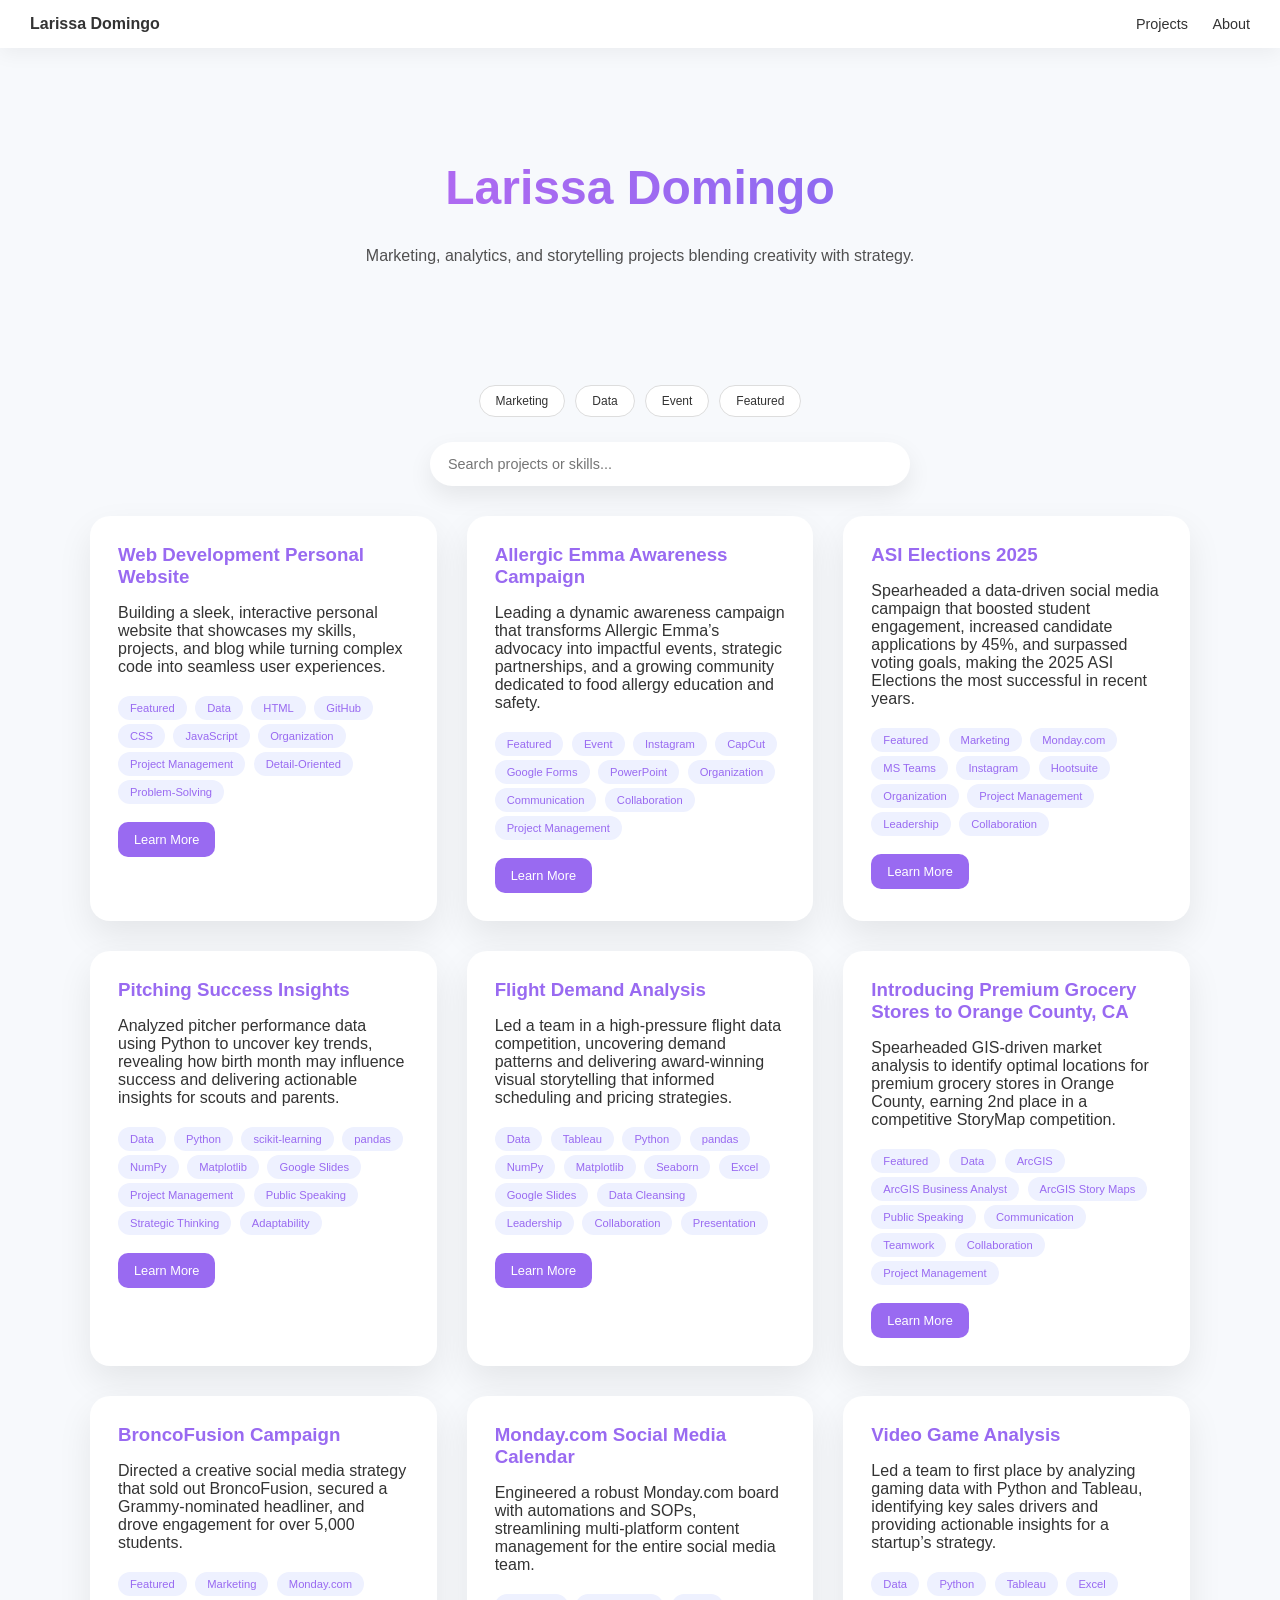
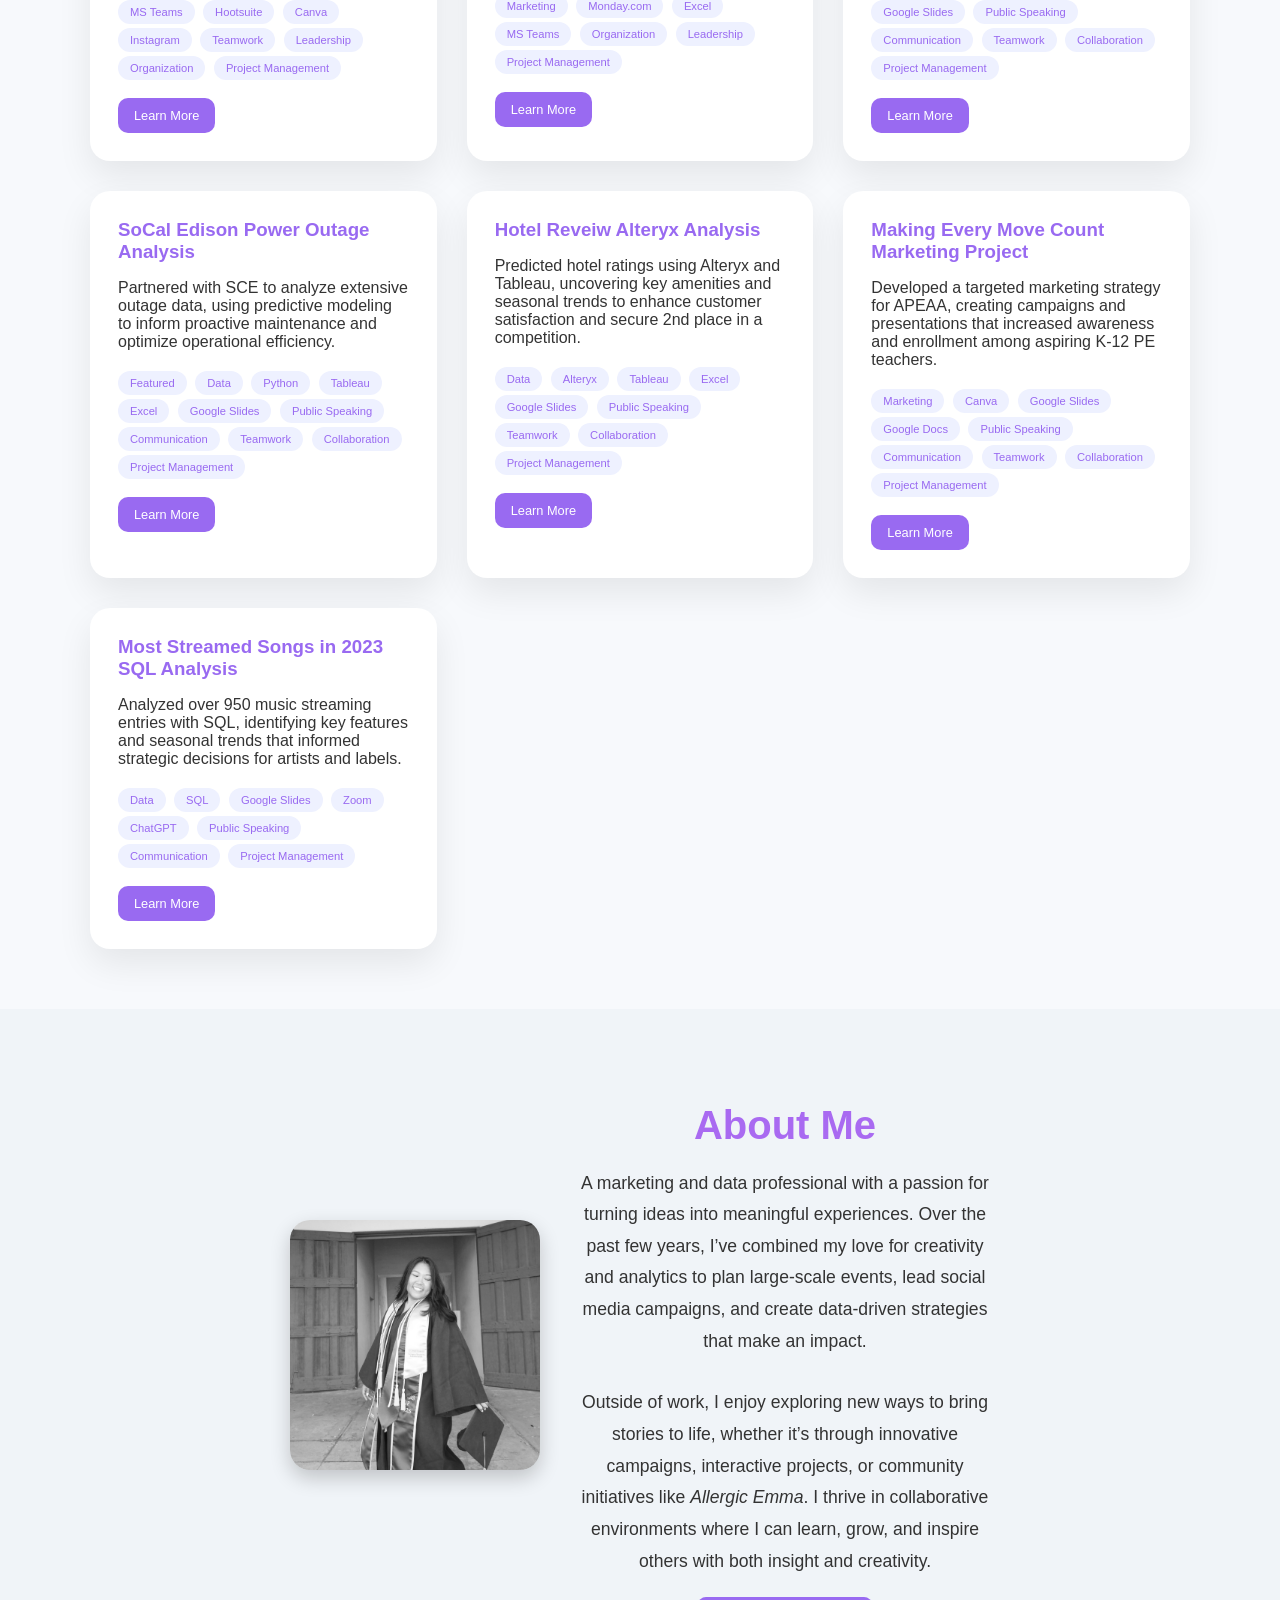
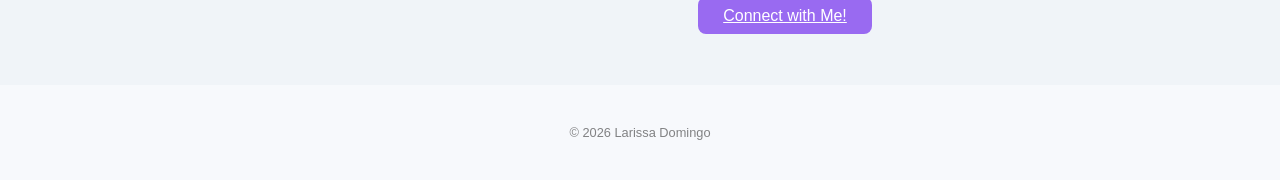
<file: index.html>
<!DOCTYPE html>
<html lang="en">
<head>
<meta charset="UTF-8">
<title>Larissa Domingo | Portfolio</title>
<meta name="viewport" content="width=device-width, initial-scale=1.0">

<style>
:root {
    --primary: #996af1;
    --bg: #f7f9fc;
}

html {
    scroll-behavior: smooth;
}

body {
    margin: 0;
    font-family: 'Poppins', sans-serif;
    background: var(--bg);
    color: #333;
}

/* NAVIGATION */
nav {
    position: sticky;
    top: 0;
    background: white;
    padding: 15px 30px;
    display: flex;
    justify-content: space-between;
    align-items: center;
    box-shadow: 0 6px 20px rgba(0,0,0,0.05);
    z-index: 100;
}

nav a {
    margin-left: 20px;
    text-decoration: none;
    font-size: 0.9rem;
    color: #333;
}

nav a:hover {
    color: var(--primary);
}

/* HEADER */
header {
    padding: 80px 20px 60px;
    text-align: center;
}

header h1 {
    font-size: clamp(2.2rem, 5vw, 3rem);
    background: linear-gradient(90deg, #d16af1, #6c6af1);
    -webkit-background-clip: text;
    -webkit-text-fill-color: transparent;
}

header p {
    max-width: 600px;
    margin: 15px auto 0;
    opacity: 0.85;
}

/* SECTION */
section {
    padding: 60px 20px;
}

.container {
    max-width: 1100px;
    margin: auto;
}

/* SEARCH */
.search-bar {
    text-align: center;
    margin-bottom: 30px;
}

.search-bar input {
    width: 100%;
    max-width: 420px;
    padding: 14px 18px;
    border-radius: 30px;
    border: none;
    box-shadow: 0 10px 25px rgba(0,0,0,0.08);
    font-size: 0.9rem;
}

.search-wrapper {
    position: relative;
    max-width: 420px;
    margin: auto;
}

#searchInput {
    width: 100%;
    padding: 14px 42px 14px 18px;
    border-radius: 30px;
    border: none;
    box-shadow: 0 10px 25px rgba(0,0,0,0.08);
    font-size: 0.9rem;
}

#clearSearch {
    position: absolute;
    right: 14px;
    top: 50%;
    transform: translateY(-50%);
    background: none;
    border: none;
    font-size: 1.3rem;
    color: #999;
    cursor: pointer;
    display: none;
}

#clearSearch:hover {
    color: var(--primary);
}

/* PROJECT GRID */
.projects {
    display: grid;
    grid-template-columns: repeat(auto-fit, minmax(280px, 1fr));
    gap: 30px;
}

.card {
    background: white;
    padding: 28px;
    border-radius: 20px;
    box-shadow: 0 15px 35px rgba(0,0,0,0.08);
    transition: transform 0.3s ease;
}

.card:hover {
    transform: translateY(-8px);
}

.card h3 {
    margin: 0;
    color: var(--primary);
}

.tags {
    margin-top: 15px;
}

.tag {
    display: inline-block;
    background: #eef1ff;
    color: var(--primary);
    padding: 6px 12px;
    border-radius: 20px;
    font-size: 0.7rem;
    margin: 4px 4px 0 0;
    cursor: pointer;
}

.preset-tags {
    display: flex;
    gap: 10px;
    justify-content: center;
    flex-wrap: wrap;
    margin-bottom: 25px;
}

.preset-tag {
    padding: 8px 16px;
    border-radius: 20px;
    background: white;
    border: 1px solid #ddd;
    font-size: 0.75rem;
    cursor: pointer;
    transition: all 0.25s ease;
}

.preset-tag:hover {
    border-color: var(--primary);
    color: var(--primary);
}

.preset-tag.active {
    background: var(--primary);
    color: white;
    border-color: var(--primary);
}


.btn {
    margin-top: 18px;
    padding: 10px 16px;
    border-radius: 10px;
    border: none;
    font-size: 0.8rem;
    cursor: pointer;
}

.btn-primary {
    background: var(--primary);
    color: white;
}

.btn-outline {
    background: white;
    border: 1px solid var(--primary);
    color: var(--primary);
}

/* MODAL */
.modal {
    position: fixed;
    inset: 0;
    background: rgba(0,0,0,0.6);
    display: none;
    align-items: center;
    justify-content: center;
    padding: 20px;
    z-index: 999;
}

.modal-content {
    background: white;
    width: 100%;
    max-width: 650px;
    border-radius: 20px;
    padding: 25px;
    display: flex;
    flex-direction: column;
    gap: 20px;
}

/* HEADER FIXED SPACING */
.modal-header h3 {
    margin: 0;
}

#modalDate {
    display: block;
    font-size: 0.8rem;
    color: #888;
    margin: 12px 0 0 0;
    line-height: 1.2;
}

/* CAROUSEL */
.carousel {
    position: relative;
    aspect-ratio: 16/9;
    overflow: hidden;
    border-radius: 14px;
}

.carousel img {
    width: 100%;
    height: 100%;
    object-fit: cover;
    display: none;
}

.carousel img.active {
    display: block;
}

.carousel-btn {
    position: absolute;
    top: 50%;
    transform: translateY(-50%);
    background: rgba(0,0,0,0.5);
    color: white;
    border: none;
    padding: 8px 12px;
    border-radius: 50%;
    cursor: pointer;
}

.carousel-btn.left { left: 10px; }
.carousel-btn.right { right: 10px; }

/* ABOUT */
.about {
    max-width: 700px;
    margin: auto;
    text-align: center;
}

footer {
    text-align: center;
    padding: 40px 20px;
    font-size: 0.8rem;
    opacity: 0.6;
}

.hidden {
    display: none;
}


/* Container Layout */
.about-section {
    background: #f0f4f8; /* soft background color */
    padding: 60px 20px;
    font-family: 'Helvetica Neue', sans-serif;
}

.about-content {
    display: flex;
    flex-wrap: wrap;
    align-items: center;
    gap: 40px;
    max-width: 1200px;
    margin: 0 auto;
}

.about-image img {
    border-radius: 20px;
    width: 250px;
    height: 250px;
    object-fit: cover;
    box-shadow: 0 8px 20px rgba(0,0,0,0.2);
    transition: transform 0.3s ease;
}

.about-image img:hover {
    transform: scale(1.05);
}

.about-text {
    flex: 1;
    max-width: 700px;
}

.about-text h2 {
    font-size: 2.5rem;
    margin-bottom: 20px;
    color: #a96af1; /* accent color */
}

.about-text p {
    font-size: 1.1rem;
    line-height: 1.8;
    color: #333;
    margin-bottom: 30px;
}

.about-text .btn {
    padding: 10px 25px;
    font-size: 1rem;
    border-radius: 8px;
    transition: all 0.3s ease;
}

.about-text .btn:hover {
    background-color: #4e00b3;
    transform: translateY(-3px);
}
</style>
</head>

<body>

<nav>
    <strong>Larissa Domingo</strong>
    <div>
        <a href="#projects">Projects</a>
        <a href="#about">About</a>
    </div>
</nav>

<header>
    <h1>Larissa Domingo</h1>
    <p>Marketing, analytics, and storytelling projects blending creativity with strategy.</p>
</header>

<section id="projects">
<div class="container">

    <div class="preset-tags">
        <span class="preset-tag" data-filter="marketing">Marketing</span>
        <span class="preset-tag" data-filter="data">Data</span>
        <span class="preset-tag" data-filter="event">Event</span>
        <span class="preset-tag" data-filter="featured">Featured</span>
    </div>
    
    <div class="search-bar">
        <div class="search-wrapper">
            <input id="searchInput" type="text" placeholder="Search projects or skills...">
            <button id="clearSearch" aria-label="Clear search">×</button>
        </div>
    </div>
    

    <div class="projects">

        <div class="card" data-tags="data featured">
            <h3>Web Development Personal Website</h3>
            <p>Building a sleek, interactive personal website that showcases my skills, projects, and blog while turning complex code into seamless user experiences.</p>
            <div class="tags">
                <span class="tag">Featured</span>
                <span class="tag">Data</span>

                <span class="tag">HTML</span>
                <span class="tag">GitHub</span>
                <span class="tag">CSS</span>
                <span class="tag">JavaScript</span>
                <span class="tag">Organization</span>
                <span class="tag">Project Management</span>
                <span class="tag">Detail-Oriented</span>
                <span class="tag">Problem-Solving</span>
            </div>
            <button class="btn btn-primary" onclick="openModal('portfolio')">Learn More</button>
        </div>

        <div class="card" data-tags="event featured">
            <h3>Allergic Emma Awareness Campaign</h3>
            <p>Leading a dynamic awareness campaign that transforms Allergic Emma’s advocacy into impactful events, strategic partnerships, and a growing community dedicated to food allergy education and safety.</p>
            <div class="tags">
                <span class="tag">Featured</span>
                <span class="tag">Event</span>

                <span class="tag">Instagram</span>
                <span class="tag">CapCut</span>
                <span class="tag">Google Forms</span>
                <span class="tag">PowerPoint</span>
                <span class="tag">Organization</span>
                <span class="tag">Communication</span>
                <span class="tag">Collaboration</span>
                <span class="tag">Project Management</span>
            </div>
            <button class="btn btn-primary" onclick="openModal('emma')">Learn More</button>
        </div>

        <div class="card" data-tags="marketing featured">
            <h3>ASI Elections 2025</h3>
            <p>Spearheaded a data-driven social media campaign that boosted student engagement, increased candidate applications by 45%, and surpassed voting goals, making the 2025 ASI Elections the most successful in recent years.</p>
            <div class="tags">
                <span class="tag">Featured</span>
                <span class="tag">Marketing</span>

                <span class="tag">Monday.com</span>
                <span class="tag">MS Teams</span>
                <span class="tag">Instagram</span>
                <span class="tag">Hootsuite</span>
                <span class="tag">Organization</span>
                <span class="tag">Project Management</span>
                <span class="tag">Leadership</span>
                <span class="tag">Collaboration</span>
            </div>
            <button class="btn btn-primary" onclick="openModal('elections')">Learn More</button>
        </div>

        <div class="card" data-tags="data">
            <h3>Pitching Success Insights</h3>
            <p>Analyzed pitcher performance data using Python to uncover key trends, revealing how birth month may influence success and delivering actionable insights for scouts and parents.</p>
            <div class="tags">
                <span class="tag">Data</span>

                <span class="tag">Python</span>
                <span class="tag">scikit-learning</span>
                <span class="tag">pandas</span>
                <span class="tag">NumPy</span>
                <span class="tag">Matplotlib</span>
                <span class="tag">Google Slides</span>
                <span class="tag">Project Management</span>
                <span class="tag">Public Speaking</span>
                <span class="tag">Strategic Thinking</span>
                <span class="tag">Adaptability</span>
            </div>
            <button class="btn btn-primary" onclick="openModal('pitching')">Learn More</button>
        </div>

        <div class="card" data-tags="data">
            <h3>Flight Demand Analysis</h3>
            <p>Led a team in a high-pressure flight data competition, uncovering demand patterns and delivering award-winning visual storytelling that informed scheduling and pricing strategies.</p>
            <div class="tags">
                <span class="tag">Data</span>

                <span class="tag">Tableau</span>
                <span class="tag">Python</span>
                <span class="tag">pandas</span>
                <span class="tag">NumPy</span>
                <span class="tag">Matplotlib</span>
                <span class="tag">Seaborn</span>
                <span class="tag">Excel</span>
                <span class="tag">Google Slides</span>
                <span class="tag">Data Cleansing</span>
                <span class="tag">Leadership</span>
                <span class="tag">Collaboration</span>
                <span class="tag">Presentation</span>
            </div>
            <button class="btn btn-primary" onclick="openModal('flight')">Learn More</button>
        </div>

        <div class="card" data-tags="data featured">
            <h3>Introducing Premium Grocery Stores to Orange County, CA</h3>
            <p>Spearheaded GIS-driven market analysis to identify optimal locations for premium grocery stores in Orange County, earning 2nd place in a competitive StoryMap competition.</p>
            <div class="tags">
                <span class="tag">Featured</span>
                <span class="tag">Data</span>

                <span class="tag">ArcGIS</span>
                <span class="tag">ArcGIS Business Analyst</span>
                <span class="tag">ArcGIS Story Maps</span>
                <span class="tag">Public Speaking</span>
                <span class="tag">Communication</span>
                <span class="tag">Teamwork</span>
                <span class="tag">Collaboration</span>
                <span class="tag">Project Management</span>
            </div>
            <button class="btn btn-primary" onclick="openModal('grocery')">Learn More</button>
        </div>

        <div class="card" data-tags="marketing featured">
            <h3>BroncoFusion Campaign</h3>
            <p>Directed a creative social media strategy that sold out BroncoFusion, secured a Grammy-nominated headliner, and drove engagement for over 5,000 students.</p>
            <div class="tags">
                <span class="tag">Featured</span>
                <span class="tag">Marketing</span>

                <span class="tag">Monday.com</span>
                <span class="tag">MS Teams</span>
                <span class="tag">Hootsuite</span>
                <span class="tag">Canva</span>
                <span class="tag">Instagram</span>
                <span class="tag">Teamwork</span>
                <span class="tag">Leadership</span>
                <span class="tag">Organization</span>
                <span class="tag">Project Management</span>
            </div>
            <button class="btn btn-primary" onclick="openModal('broncofusion')">Learn More</button>
        </div>

        <div class="card" data-tags="marketing">
            <h3>Monday.com Social Media Calendar</h3>
            <p>Engineered a robust Monday.com board with automations and SOPs, streamlining multi-platform content management for the entire social media team.</p>
            <div class="tags">
                <span class="tag">Marketing</span>

                <span class="tag">Monday.com</span>
                <span class="tag">Excel</span>
                <span class="tag">MS Teams</span>
                <span class="tag">Organization</span>
                <span class="tag">Leadership</span>
                <span class="tag">Project Management</span>
            </div>
            <button class="btn btn-primary" onclick="openModal('mondaycom')">Learn More</button>
        </div>

        <div class="card" data-tags="data">
            <h3>Video Game Analysis</h3>
            <p>Led a team to first place by analyzing gaming data with Python and Tableau, identifying key sales drivers and providing actionable insights for a startup’s strategy.</p>
            <div class="tags">
                <span class="tag">Data</span>

                <span class="tag">Python</span>
                <span class="tag">Tableau</span>
                <span class="tag">Excel</span>
                <span class="tag">Google Slides</span>
                <span class="tag">Public Speaking</span>
                <span class="tag">Communication</span>
                <span class="tag">Teamwork</span>
                <span class="tag">Collaboration</span>
                <span class="tag">Project Management</span>
            </div>
            <button class="btn btn-primary" onclick="openModal('video')">Learn More</button>
        </div>

        <div class="card" data-tags="data featured">
            <h3>SoCal Edison Power Outage Analysis</h3>
            <p>Partnered with SCE to analyze extensive outage data, using predictive modeling to inform proactive maintenance and optimize operational efficiency.</p>
            <div class="tags">
                <span class="tag">Featured</span>
                <span class="tag">Data</span>

                <span class="tag">Python</span>
                <span class="tag">Tableau</span>
                <span class="tag">Excel</span>
                <span class="tag">Google Slides</span>
                <span class="tag">Public Speaking</span>
                <span class="tag">Communication</span>
                <span class="tag">Teamwork</span>
                <span class="tag">Collaboration</span>
                <span class="tag">Project Management</span>
            </div>
            <button class="btn btn-primary" onclick="openModal('sce')">Learn More</button>
        </div>

        <div class="card" data-tags="data">
            <h3>Hotel Reveiw Alteryx Analysis</h3>
            <p>Predicted hotel ratings using Alteryx and Tableau, uncovering key amenities and seasonal trends to enhance customer satisfaction and secure 2nd place in a competition.</p>
            <div class="tags">
                <span class="tag">Data</span>

                <span class="tag">Alteryx</span>
                <span class="tag">Tableau</span>
                <span class="tag">Excel</span>
                <span class="tag">Google Slides</span>
                <span class="tag">Public Speaking</span>
                <span class="tag">Teamwork</span>
                <span class="tag">Collaboration</span>
                <span class="tag">Project Management</span>
            </div>
            <button class="btn btn-primary" onclick="openModal('alteryx')">Learn More</button>
        </div>

        <div class="card" data-tags="marketing">
            <h3>Making Every Move Count Marketing Project</h3>
            <p>Developed a targeted marketing strategy for APEAA, creating campaigns and presentations that increased awareness and enrollment among aspiring K-12 PE teachers.</p>
            <div class="tags">
                <span class="tag">Marketing</span>

                <span class="tag">Canva</span>
                <span class="tag">Google Slides</span>
                <span class="tag">Google Docs</span>
                <span class="tag">Public Speaking</span>
                <span class="tag">Communication</span>
                <span class="tag">Teamwork</span>
                <span class="tag">Collaboration</span>
                <span class="tag">Project Management</span>
            </div>
            <button class="btn btn-primary" onclick="openModal('apeaa')">Learn More</button>
        </div>

        <div class="card" data-tags="data">
            <h3>Most Streamed Songs in 2023 SQL Analysis</h3>
            <p>Analyzed over 950 music streaming entries with SQL, identifying key features and seasonal trends that informed strategic decisions for artists and labels.</p>
            <div class="tags">
                <span class="tag">Data</span>

                <span class="tag">SQL</span>
                <span class="tag">Google Slides</span>
                <span class="tag">Zoom</span>
                <span class="tag">ChatGPT</span>
                <span class="tag">Public Speaking</span>
                <span class="tag">Communication</span>
                <span class="tag">Project Management</span>
            </div>
            <button class="btn btn-primary" onclick="openModal('sqlmusic')">Learn More</button>
        </div>

    </div>
</div>
</section>

<section id="about" class="about-section">
    <div class="container about">
      <div class="about-content">
        <!-- Profile Image -->
        <div class="about-image">
          <img src="profilepic.JPG" alt="Larissa Domingo" />
        </div>
  
        <!-- Text Content -->
        <div class="about-text">
          <h2>About Me</h2>
          <p>A marketing and data professional with a passion for turning ideas into meaningful experiences. Over the past few years, I’ve combined my love for creativity and analytics to plan large-scale events, lead social media campaigns, and create data-driven strategies that make an impact.</p>
            <p>Outside of work, I enjoy exploring new ways to bring stories to life, whether it’s through innovative campaigns, interactive projects, or community initiatives like <em>Allergic Emma</em>. I thrive in collaborative environments where I can learn, grow, and inspire others with both insight and creativity.</p>
          <a href="https://www.linkedin.com/in/larissadomingo/" class="btn btn-primary">Connect with Me!</a>
        </div>
      </div>
    </div>
  </section>

<!-- MODAL -->
<div class="modal" id="modal">
    <div class="modal-content">

        <div class="modal-header">
            <h3 id="modalTitle"></h3>
            <small id="modalDate"></small>
        </div>

        <p id="modalText"></p>

        <div class="carousel" id="carousel">
            <button class="carousel-btn left" onclick="prevImage()">‹</button>
            <button class="carousel-btn right" onclick="nextImage()">›</button>
        </div>

        <div>
            <a id="projectLink" target="_blank">
                <button class="btn btn-outline">View Project</button>
            </a>
            <button class="btn btn-primary" onclick="closeModal()">Close</button>
        </div>

    </div>
</div>

<footer>
    © 2026 Larissa Domingo
</footer>

<script>
    const modal = document.getElementById('modal');
    const modalTitle = document.getElementById('modalTitle');
    const modalDate = document.getElementById('modalDate');
    const modalText = document.getElementById('modalText');
    const projectLink = document.getElementById('projectLink');
    const carousel = document.getElementById('carousel');

    
    let images = [];
    let index = 0;
    
    const projects = {
        portfolio: {
            title: "Web Development Personal Website",
            date: "February 2025 - Ongoing",
            text: "Designed and developed a dynamic personal portfolio website to showcase projects, achievements, and blog content. Built with HTML, CSS, and JavaScript, the site emphasizes responsive design, intuitive navigation, and strong user experience. Managed version control with GitHub and leveraged Visual Studio Code and AI-assisted tools to streamline development, troubleshoot issues, and continuously enhance performance through ongoing updates and refinements.",
            link: "https://github.com/lndomingo/lndomingo.github.io/tree/main"
        },

        emma: {
            title: "Allergic Emma Awareness Campaign",
            date: "March 2022 - Ongoing",
            text: "Supported the growth and impact of the Allergic Emma initiative by planning community events, creating educational content, and expanding social media engagement from 300 to over 2,000 followers. Contributed to partnerships, media features, and advocacy efforts that elevated Emma’s recognition and strengthened food allergy awareness. Collaborated with families, organizations, and local partners to deliver resources, host fundraisers, and build a supportive, informed community.",
            link: "https://www.allergicemma.com/events",
            images: [
                "images/Allergic Emma/allergicemma1.jpg.webp",
                "images/Allergic Emma/allergicemma2.jpg.webp",
                "images/Allergic Emma/allergicemma3.jpg.webp"
            ]
        },

        elections: {
            title: "ASI Elections 2025",
            date: "January 2025 - April 2025",
            text: "Executed a strategic social media campaign to increase awareness and participation in the 2025 ASI Elections through targeted Instagram content, event promotion, and cross-department collaboration. Monitored engagement, responded to student inquiries, and used performance insights to refine messaging, contributing to a 45% rise in candidate applications and surpassing the voting goal by 16%. Leveraged project management and teamwork tools to deliver one of the most successful election campaigns to date.",
            link: "https://asi.cpp.edu/student-government/elections/elections-a-to-z/",
            images: [
                "images/Elections 25/elections25-1.png",
                "elections25-2.png"
            ]
        },

        pitching: {
            title: "Pitching Success Insight",
            date: "November 2024 - December 2024",
            text: "Conducted a data analysis project examining MLB pitchers with strong performance metrics to uncover trends influencing success. Utilized Python and data science libraries to clean, merge, and visualize datasets, producing meaningful insights such as potential correlations between birth month and pitching performance. Strengthened skills in data cleaning, visualization, and strategic storytelling while presenting findings through clear visuals and concise analysis.",
            link: "https://docs.google.com/presentation/d/1p5ljjvNw4qhA4d-O1WiDLzWrGMl_05Cd1a3zBcH9z7E/edit"
        },

        flight: {
            title: "Flight Demand Analysis",
            date: "November 2024",
            text: "Led a team during a timed data analytics competition to examine flight demand patterns and pricing trends using Python and visualization tools. Directed data cleaning, statistical analysis, and insight generation that identified peak travel periods and pricing correlations, culminating in actionable airline recommendations. Earned “Best Storytelling” recognition for translating complex findings into a clear, compelling presentation while strengthening leadership and collaboration skills under pressure.",
            link: "https://docs.google.com/presentation/d/1BfNTT7-UYk9xq3Bj7Xa-WDtN-6c0jhxCo5AeLTliY8M/edit?slide=id.gf053a51de0_0_0#slide=id.gf053a51de0_0_0",
            images: [
                "images/Flight/flight1.JPG",
                "images/Flight/flight2.JPG",
                "images/Flight/flight3.JPG",
                "images/Flight/flight4.JPG",
                "images/Flight/flight5.JPG"
            ]
        },

        grocery: {
            title: "Introducing Premium Grocery Stores to Orange County, CA",
            date: "September 2024 - November 2024",
            text: "Led a GIS-driven market feasibility study analyzing demographics, competition, and economic trends to identify optimal locations for premium grocery stores in Orange County. Applied advanced ArcGIS tools such as buffer analysis, spatial joins, and heat mapping to generate data-backed recommendations, culminating in an interactive StoryMap that earned 2nd place in competition. Strengthened spatial analysis, teamwork, and presentation skills while demonstrating the strategic value of location intelligence in business decision-making.",
            link: "https://storymaps.arcgis.com/stories/aabd330f9f5b48d4bfefaecbf96e6798",
            images: [
                "images/Premium Grocery/grocery1.jpg",
                "images/Premium Grocery/grocery2.jpg"
            ]
        },

        broncofusion: {
            title: "BroncoFusion Campaign",
            date: "March 2024 - August 2024",
            text: "Led the social media strategy for ASI’s BroncoFusion event, creating engaging campaigns and multimedia content that generated strong excitement and helped draw over 5,000 students to the sold-out show. Developed a themed marketing rollout, coordinated cross-team collaboration, and managed a structured content calendar to maximize reach and participation. Strengthened leadership, creative direction, and project management skills while delivering one of the event’s most impactful promotional campaigns.",
            link: "https://www.youtube.com/watch?si=82uknsuxUOoMzMro&v=QOaf6dQ5kLA&feature=youtu.be",
            images: [
                "broncofusion1.png",
                "broncofusion2.jpg",
                "broncofusion3.png",
                "broncofusion4.png",
                "broncofusion5.png"
            ]
        },

        mondaycom: {
            title: "Monday.com Social Media Campaign",
            date: "March 2025 – August 2024",
            text: "Designed and implemented a structured Monday.com workflow to manage and optimize content across multiple social media accounts, integrating automations and dashboards to support daily team operations. Developed a detailed SOP and streamlined approval processes to improve collaboration, consistency, and efficiency. Utilized performance insights to refine content strategy while strengthening leadership and project management skills.",
            link: "https://monday.com"
        },

        video: {
            title: "Video Game Analysis",
            date: "February 2024",
            text: "Led a team of four in a fast-paced analytics competition, using Python to clean data and build a regression model identifying key drivers of global video game sales. Created interactive Tableau visualizations and delivered a strategic presentation with actionable recommendations on genre focus and critic impact. The project earned 1st place recognition while strengthening skills in data analysis, storytelling, teamwork, and decision-making under pressure.",
            link: "https://docs.google.com/presentation/d/1c2SUZMgo6hONlE9uScTSTZwNo1ac-BH96gFBwo4FD08/edit?slide=id.gd1bd6449de_0_36#slide=id.gd1bd6449de_0_36",
            images: [
                "images/Video/video1.jpeg",
                "images/Video/video2.jpeg"
            ]
        },

        sce: {
            title: "SoCal Edison Power Outage Analysis",
            date: "January 2024 - May 2024",
            text: "Collaborated with Southern California Edison to analyze large-scale outage data and uncover patterns impacting reliability and response time. Applied machine learning models to predict outage occurrences and identify key contributing factors, enabling proactive planning and resource optimization. Delivered data-driven recommendations and presented findings to leadership, strengthening real-world experience in predictive analytics, data storytelling, and strategic decision-making.",
            link: "https://docs.google.com/presentation/d/1bweP2V-VE_hMxMlgr1Pf3KbJmEVU_IC84vdZ-sxtav4/edit?slide=id.g4dfce81f19_0_45#slide=id.g4dfce81f19_0_45",
            images: [
                "images/SoCal Edison/socaledison1.jpeg",
                "images/SoCal Edison/socaledison2.jpeg"
            ]
        },

        alteryx: {
            title: "Hotel Review Alteryx Analysis",
            date: "December 2023",
            text: "Led a predictive analysis of hotel reviews to determine key factors influencing Tripadvisor ratings. Utilized Alteryx for data cleansing, transformation, and modeling, complemented by Excel and Tableau for data handling and visualization. Discovered that amenities like free internet and pools significantly boosted ratings and identified seasonal trends affecting traveler feedback. Presented actionable insights under tight deadlines and gained hands-on experience with Alteryx tools during an Irvine office visit, securing 2nd place and strengthening skills in data analysis, modeling, and strategic communication.",
            link: "https://docs.google.com/presentation/d/1_4QSAREI_35Jbmro4f-_RXJVycyKJH9P5aTtJQLwC8Y/edit?slide=id.p#slide=id.p",
            images: [
                "images/Alteryx/alteryx1.jpg",
                "images/Alteryx/alteryx2.jpg",
                "images/Alteryx/alteryx3.jpg",
                "images/Alteryx/alteryx4.jpg"
            ]
        },

        apeaa: {
            title: "Making Every Move Count Marketing Proposal",
            date: "September 2023 - December 2023",
            text: "Partnered with APEAA program leaders to develop a targeted marketing strategy aimed at increasing awareness and enrollment for the Master’s program for aspiring K-12 PE teachers. Delivered monthly presentations to faculty and stakeholders, providing actionable recommendations based on in-depth observations of the program. Crafted campaigns highlighting benefits like career growth and salary potential, designed mock-ups for digital and print media, and proposed data-driven metrics to measure impact. Collaborated closely with stakeholders to ensure alignment with program goals, strengthening skills in communication, project management, and strategic marketing.",
            link: "https://docs.google.com/presentation/d/15wBH_7HUVwxJrb8HJBUBIzqkgbfirzqvEGexfWbIdos/edit?slide=id.g298ce202ec2_0_2368#slide=id.g298ce202ec2_0_2368",
            images: [
                "APEAA/apeaa1.jpeg",
                "APEAA/apeaa2.png",
                "APEAA/apeaa3.jpeg",
                "APEAA/apeaa4.jpg"
            ]
        },

        sqlmusic: {
            title: "Most Streamed Songs in 2023 SQL Analysis",
            date: "September 2023",
            text: "Analyzed a dataset of over 950 entries from Spotify and Apple Music to uncover key trends in 2023 music streaming. Used advanced SQL techniques to clean, filter, and extract insights on features like danceability, energy, and valence. Found that Latin artists dominated Spotify while Korean groups led Apple Music, and that summer releases aligned with festival season achieved optimal performance. Provided strategic recommendations on musical features and release timing to maximize chart success. Strengthened SQL skills and applied data-driven insights to inform music industry strategies.",
            link: "https://docs.google.com/presentation/d/1tJFjySAbn6jagZywwBr56NebEZf0O6T7OFmbHPpaFi0/edit?slide=id.g32fc7fa17be_0_1899#slide=id.g32fc7fa17be_0_1899"
        }
    };
    
    function openModal(key) {
        const p = projects[key];
    
        modalTitle.innerText = p.title;
        modalDate.innerText = p.date;
        modalText.innerText = p.text;
        projectLink.href = p.link;
    
        // Reset carousel
        carousel.querySelectorAll('img').forEach(img => img.remove());
        images = p.images || [];
        index = 0;
    
        if (images.length === 0) {
            carousel.style.display = 'none';
        } else {
            carousel.style.display = 'block';
    
            images.forEach((src, i) => {
                const img = document.createElement('img');
                img.src = src;
                if (i === 0) img.classList.add('active');
                carousel.appendChild(img);
            });
        }
    
        modal.style.display = 'flex';
    }
    
    function closeModal() {
        modal.style.display = 'none';
    }
    
    function showImage(i) {
        if (!images.length) return;
        const imgs = carousel.querySelectorAll('img');
        imgs.forEach(img => img.classList.remove('active'));
        imgs[i].classList.add('active');
    }
    
    function nextImage() {
        if (!images.length) return;
        index = (index + 1) % images.length;
        showImage(index);
    }
    
    function prevImage() {
        if (!images.length) return;
        index = (index - 1 + images.length) % images.length;
        showImage(index);
    }
    
    /* SEARCH + TAG FILTER */
    const searchInput = document.getElementById('searchInput');
    const cards = document.querySelectorAll('.card');
    
    searchInput.addEventListener('input', () => {
        const val = searchInput.value.toLowerCase();
        cards.forEach(card => {
            card.classList.toggle('hidden', !card.innerText.toLowerCase().includes(val));
        });
    });
    
    document.querySelectorAll('.tag').forEach(tag => {
        tag.addEventListener('click', () => {
            searchInput.value = tag.innerText;
            searchInput.dispatchEvent(new Event('input'));
        });
    });

    const clearBtn = document.getElementById('clearSearch');

searchInput.addEventListener('input', () => {
    const val = searchInput.value.toLowerCase();
    clearBtn.style.display = val ? 'block' : 'none';

    cards.forEach(card => {
        card.classList.toggle(
            'hidden',
            !card.innerText.toLowerCase().includes(val)
        );
    });
});

clearBtn.addEventListener('click', () => {
    searchInput.value = '';
    clearBtn.style.display = 'none';
    searchInput.dispatchEvent(new Event('input'));
});
const presetTags = document.querySelectorAll('.preset-tag');

presetTags.forEach(tag => {
    tag.addEventListener('click', () => {
        const isActive = tag.classList.contains('active');

        // Remove all active states
        presetTags.forEach(t => t.classList.remove('active'));

        if (isActive) {
            // If clicking same tag again → reset
            searchInput.value = '';
        } else {
            tag.classList.add('active');
            searchInput.value = tag.dataset.filter;
        }

        searchInput.dispatchEvent(new Event('input'));
    });
});

    </script>
</file>
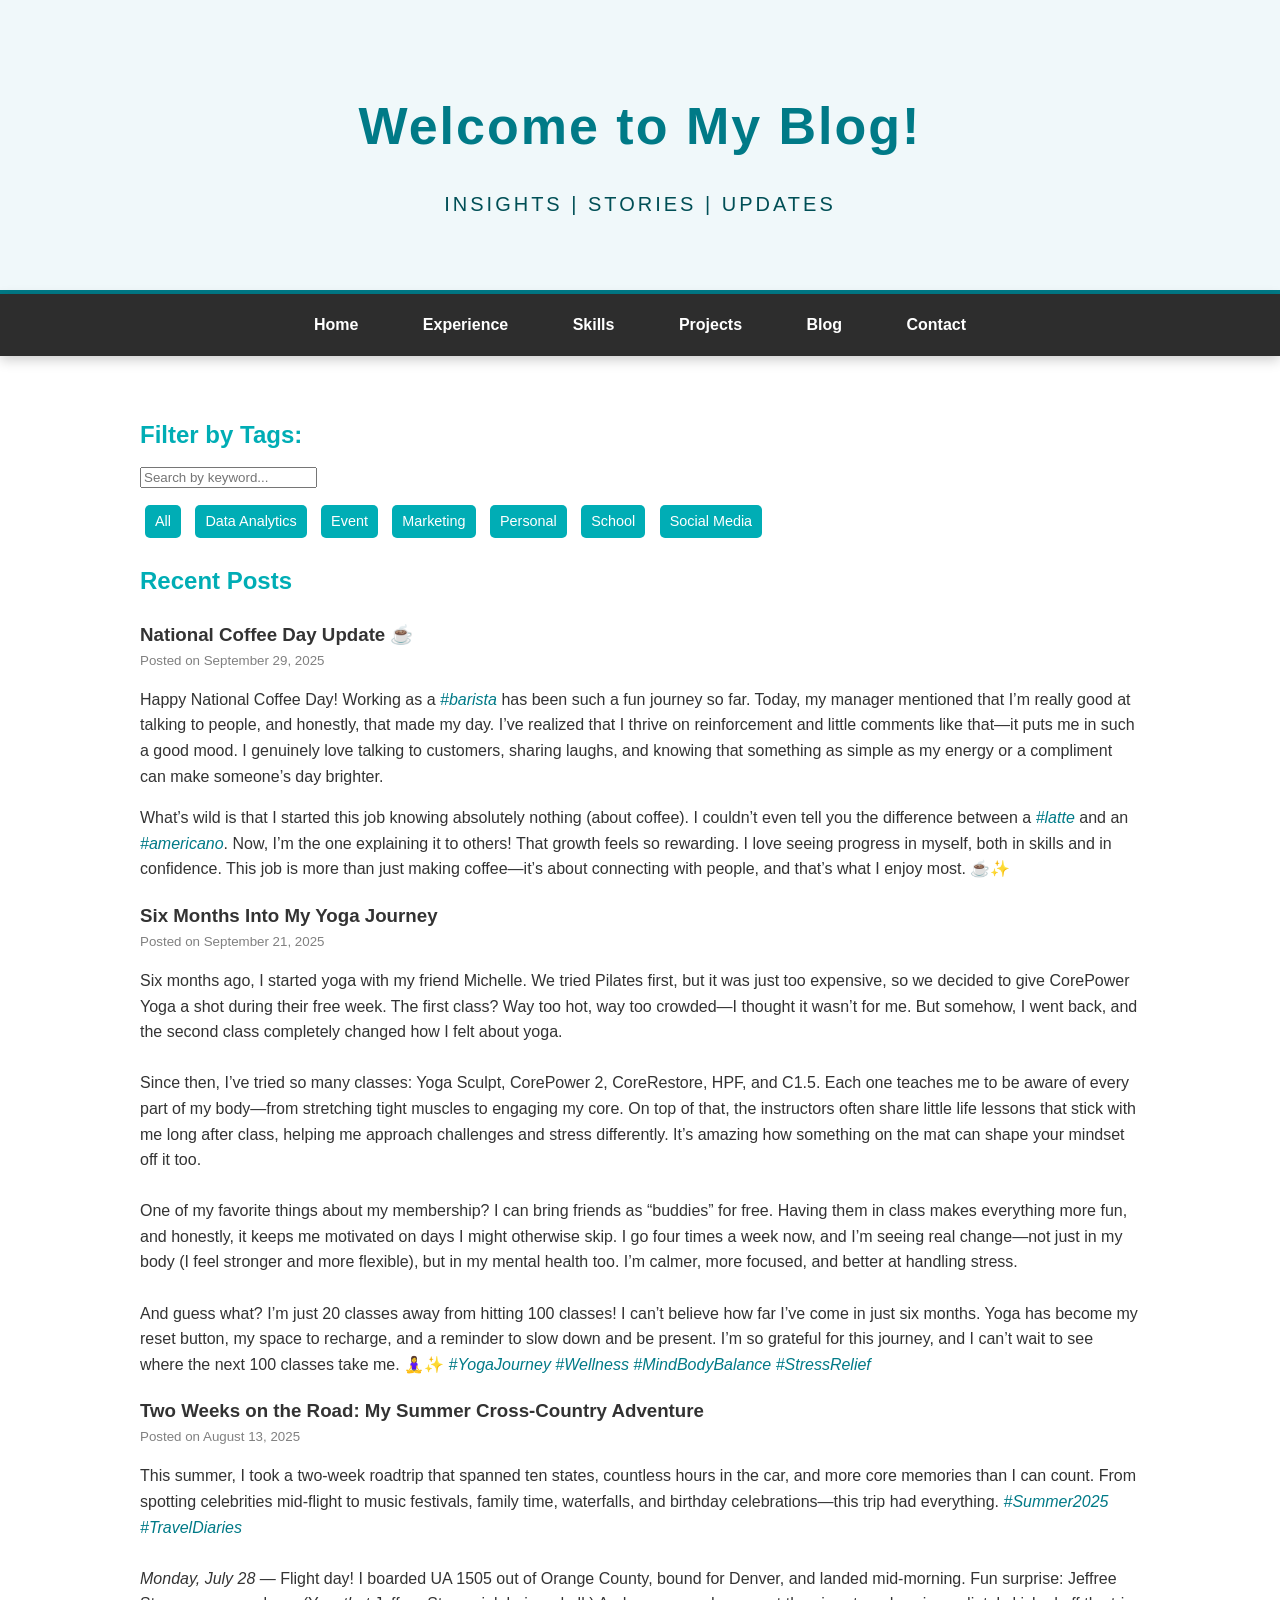
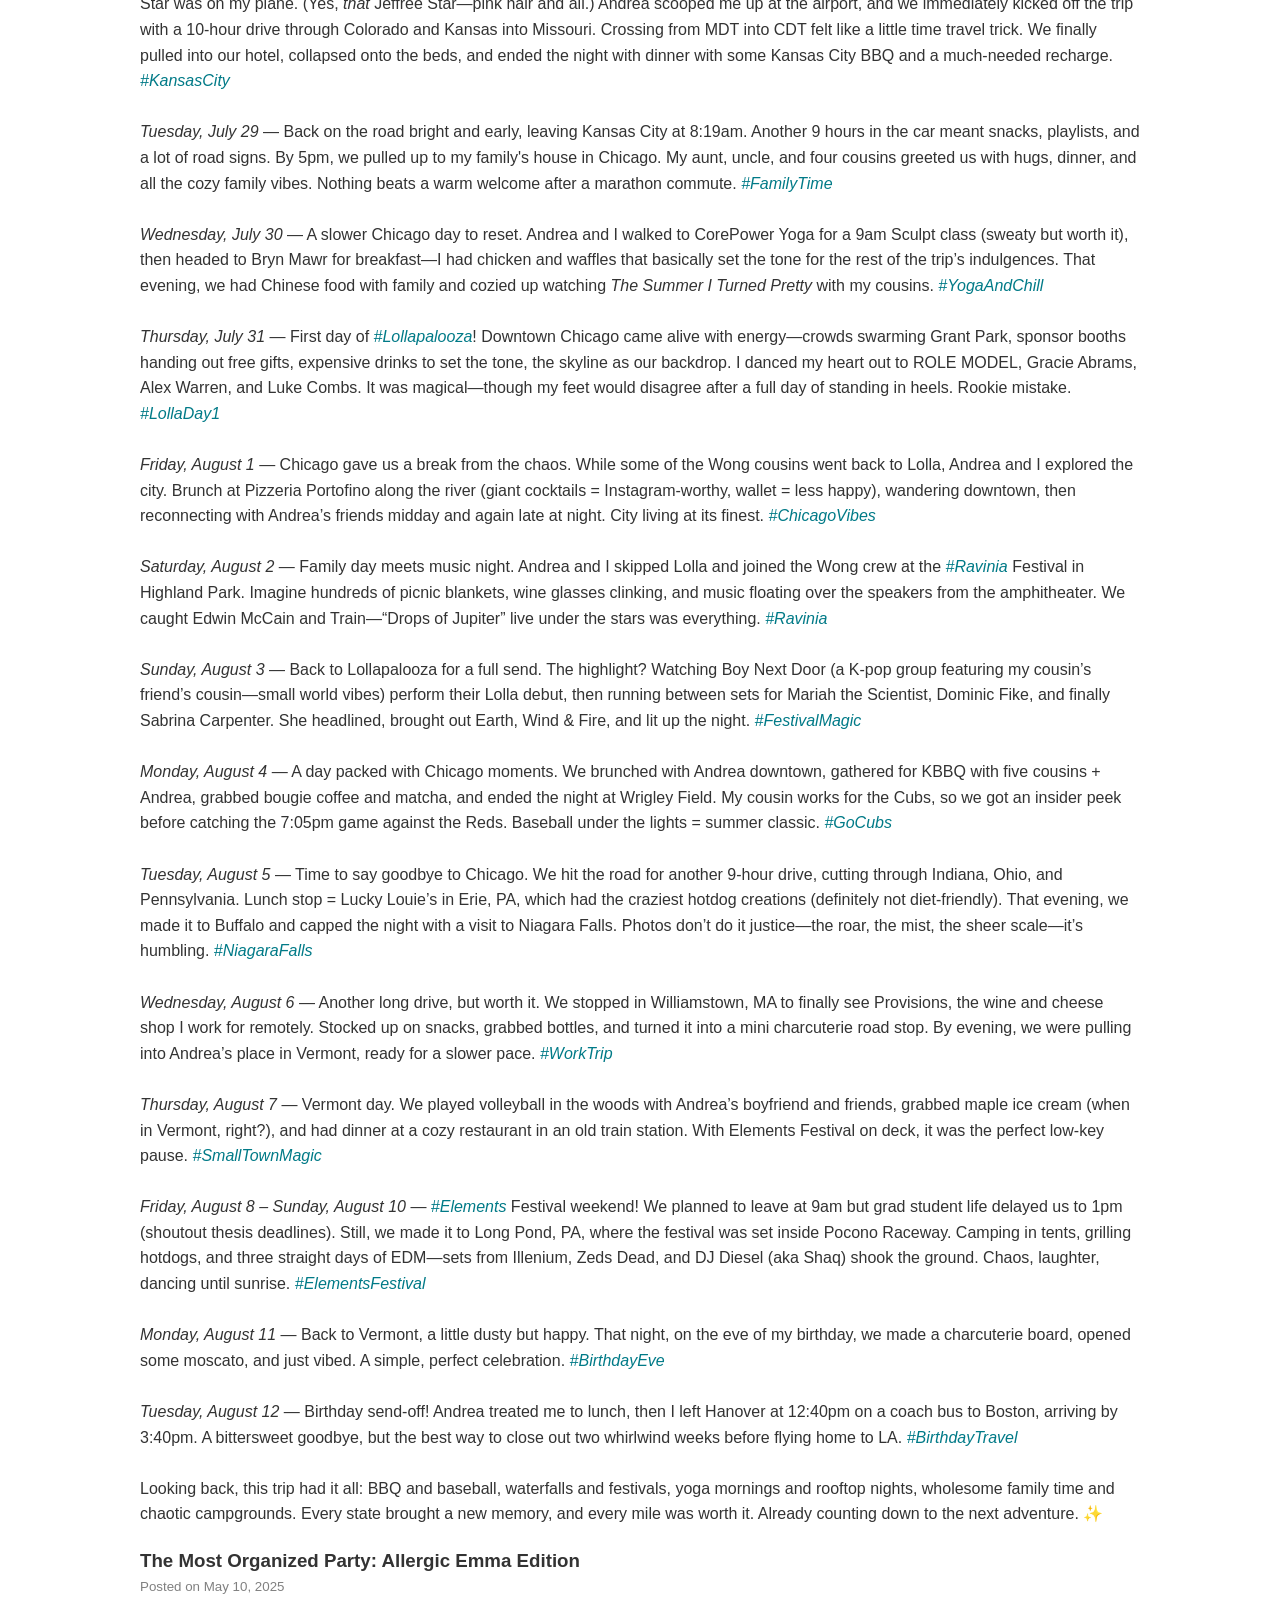
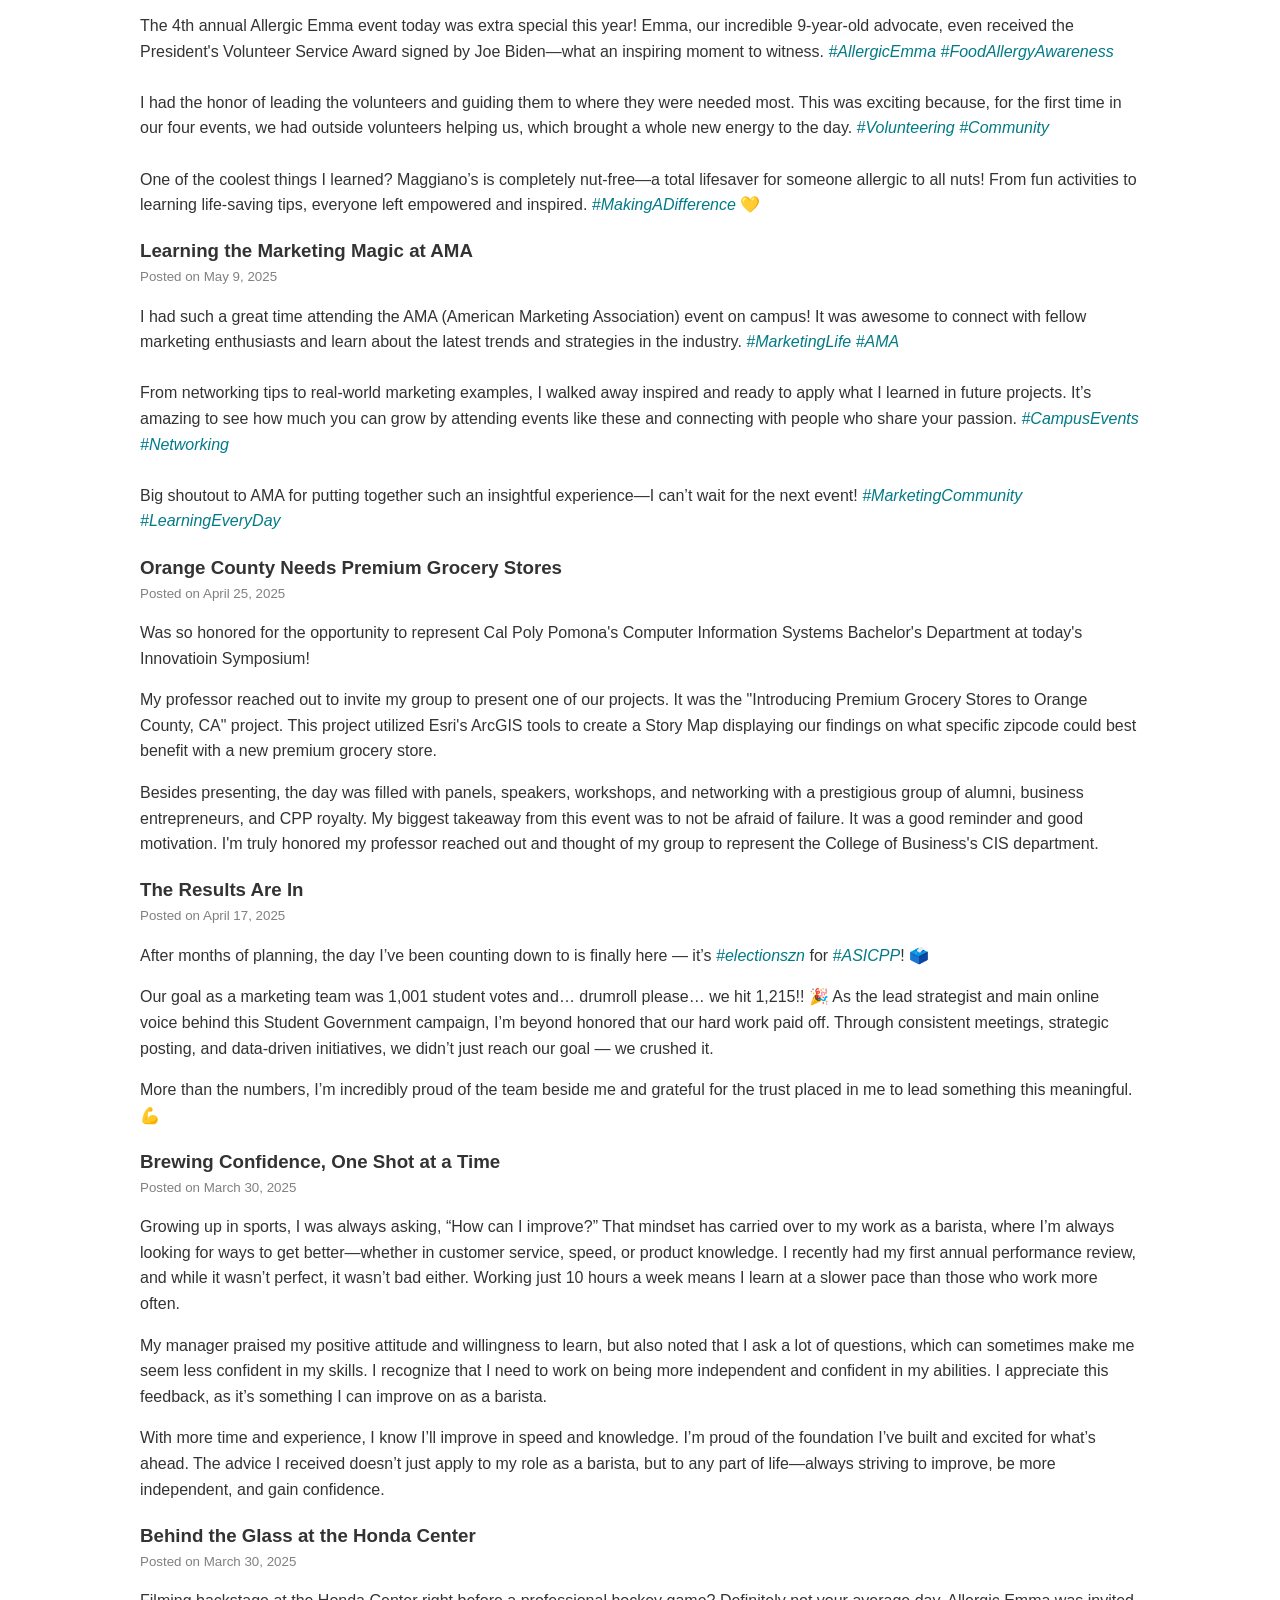
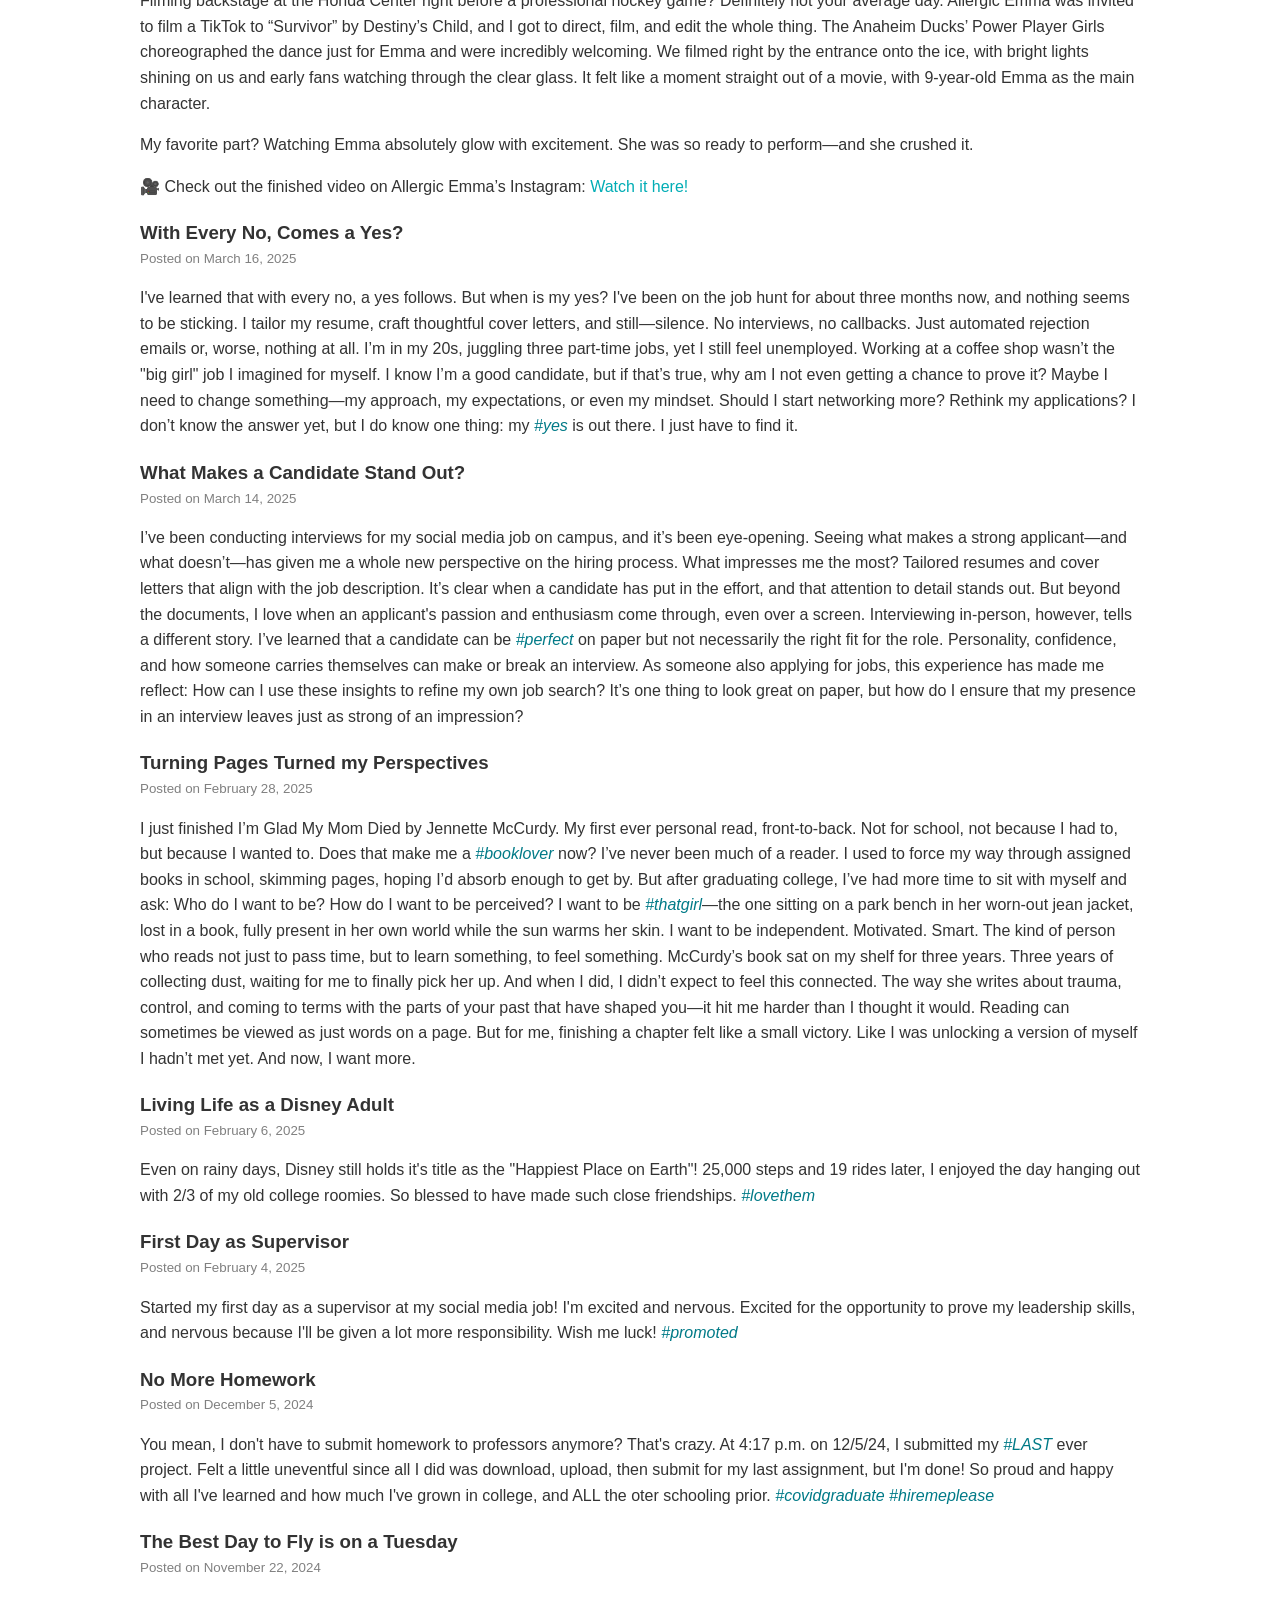
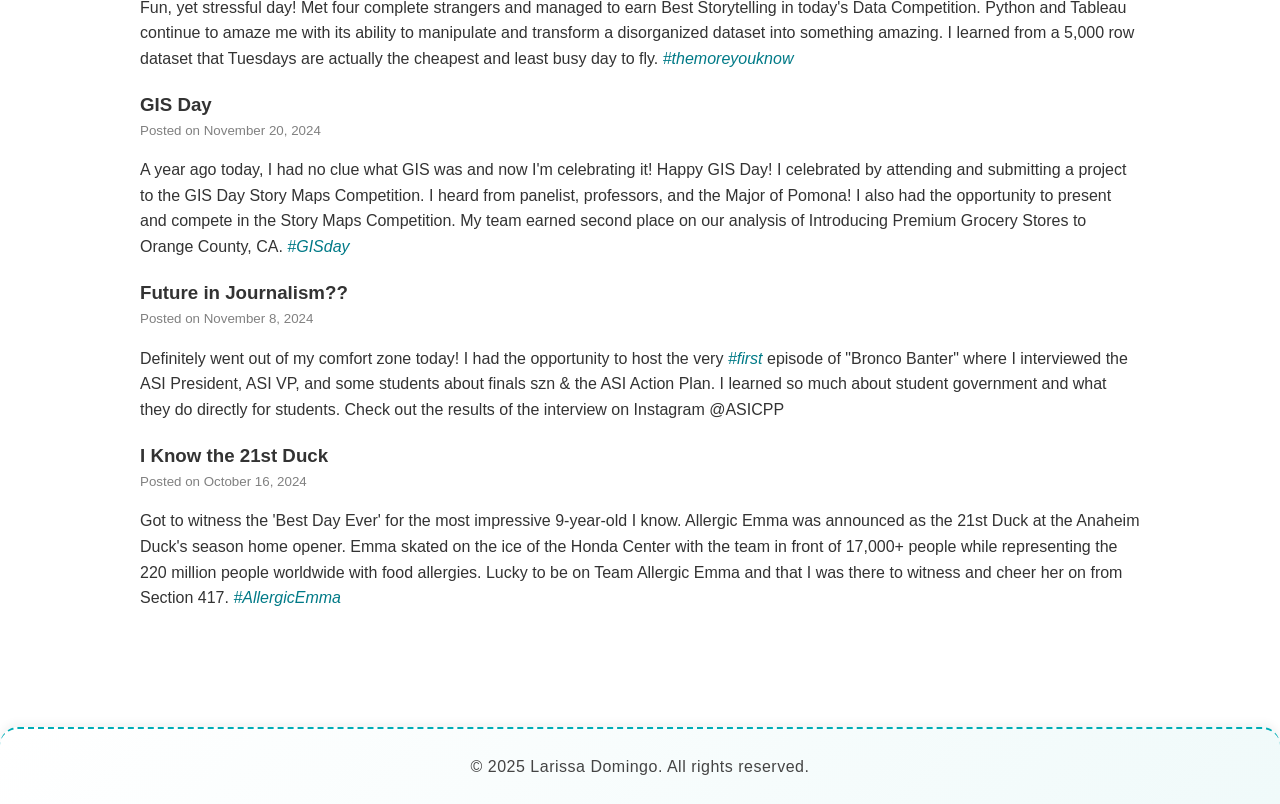
<file: blog.html>
<!DOCTYPE html>
<html lang="en">
<head>
    <meta charset="UTF-8">
    <meta name="viewport" content="width=device-width, initial-scale=1.0">
    <title>Larissa Domingo's Blog</title>
    <link rel="stylesheet" href="styles.css">
    <script src="script.js" defer></script>
    <style>
        .highlight {
            background-color: #00acb57f;
        }
        #search {
            margin-bottom: 10px;
        }

        /* CSS for hashtag styling */
        .hashtag {
            color: #007a87; /* Choose the color you want */
            font-style: italic;
        }
    </style>
</head>
<body>

    <header style="text-align: center; padding: 50px 20px; background-color: #f0f8fa; border-bottom: 4px solid #007a87;">
        <h1 style="font-family: 'Montserrat', sans-serif; font-size: 52px; color: #007a87; margin-bottom: 8px; letter-spacing: 2px;">
            Welcome to My Blog!
        </h1>
        <p style="font-family: 'Roboto', sans-serif; font-size: 20px; color: #004f56; font-weight: 500; text-transform: uppercase; letter-spacing: 3px;">
            Insights | Stories | Updates
        </p>
    </header>
    
    <nav class="topnav">
        <div id="myLinks">
            <a href="index.html" class="active">Home</a>
            <a href="index.html#experience">Experience</a>
            <a href="index.html#skills">Skills</a>
            <a href="index.html#projects">Projects</a>
            <a href="blog.html">Blog</a>
            <a href="index.html#contact">Contact</a>
        </div>
        <a href="javascript:void(0);" class="icon" onclick="toggleMenu()">&#9776;</a> <!-- Hamburger icon -->
    </nav>    
    

    
    <section id="blog">
        <h2>Filter by Tags:</h2>
        <input type="text" id="search-input" onkeyup="searchPosts()" placeholder="Search by keyword...">
        <div class="tags">
            <span class="tag" onclick="showAllPosts()">All</span>
            <span class="tag" onclick="filterPosts('Data')">Data Analytics</span>
            <span class="tag" onclick="filterPosts('Event')">Event</span>
            <span class="tag" onclick="filterPosts('Marketing')">Marketing</span>
            <span class="tag" onclick="filterPosts('Personal')">Personal</span>
            <span class="tag" onclick="filterPosts('School')">School</span>
            <span class="tag" onclick="filterPosts('Social Media')">Social Media</span>
        </div>
        
        <h2 id="post-heading">Recent Posts</h2>

        <div class="post" data-tags="Personal"> 
            <h3 style="margin-bottom: 2px;">National Coffee Day Update ☕</h3>
            <small style="display: block; margin-top: -2px; color: gray;">Posted on September 29, 2025</small>
            <p>Happy National Coffee Day! Working as a #barista has been such a fun journey so far. Today, my manager mentioned that I’m really good at talking to people, and honestly, that made my day. I’ve realized that I thrive on reinforcement and little comments like that—it puts me in such a good mood. I genuinely love talking to customers, sharing laughs, and knowing that something as simple as my energy or a compliment can make someone’s day brighter.</p>
            <p>What’s wild is that I started this job knowing absolutely nothing (about coffee). I couldn’t even tell you the difference between a #latte and an #americano. Now, I’m the one explaining it to others! That growth feels so rewarding. I love seeing progress in myself, both in skills and in confidence. This job is more than just making coffee—it’s about connecting with people, and that’s what I enjoy most. ☕✨</p>
        </div>

        <div class="post" data-tags="Personal">
            <h3 style="margin-bottom: 2px;">Six Months Into My Yoga Journey</h3>
            <small style="display: block; margin-top: -2px; color: gray;">Posted on September 21, 2025</small>
            <p>
                Six months ago, I started yoga with my friend Michelle. We tried Pilates first, but it was just too expensive, so we decided to give CorePower Yoga a shot during their free week. The first class? Way too hot, way too crowded—I thought it wasn’t for me. But somehow, I went back, and the second class completely changed how I felt about yoga.<br><br>
                
                Since then, I’ve tried so many classes: Yoga Sculpt, CorePower 2, CoreRestore, HPF, and C1.5. Each one teaches me to be aware of every part of my body—from stretching tight muscles to engaging my core. On top of that, the instructors often share little life lessons that stick with me long after class, helping me approach challenges and stress differently. It’s amazing how something on the mat can shape your mindset off it too.<br><br>
                
                One of my favorite things about my membership? I can bring friends as “buddies” for free. Having them in class makes everything more fun, and honestly, it keeps me motivated on days I might otherwise skip. I go four times a week now, and I’m seeing real change—not just in my body (I feel stronger and more flexible), but in my mental health too. I’m calmer, more focused, and better at handling stress.<br><br>
                
                And guess what? I’m just 20 classes away from hitting 100 classes! I can’t believe how far I’ve come in just six months. Yoga has become my reset button, my space to recharge, and a reminder to slow down and be present. I’m so grateful for this journey, and I can’t wait to see where the next 100 classes take me. 🧘‍♀️✨ #YogaJourney #Wellness #MindBodyBalance #StressRelief
            </p>
        </div>
        
        <div class="post" data-tags="Personal">
            <h3 style="margin-bottom: 2px;">Two Weeks on the Road: My Summer Cross-Country Adventure</h3>
            <small style="display: block; margin-top: -2px; color: gray;">Posted on August 13, 2025</small>
            <p>
                This summer, I took a two-week roadtrip that spanned ten states, countless hours in the car, and more core memories than I can count. From spotting celebrities mid-flight to music festivals, family time, waterfalls, and birthday celebrations—this trip had everything. #Summer2025 #TravelDiaries<br><br>
        
                <i>Monday, July 28</i> — Flight day! I boarded UA 1505 out of Orange County, bound for Denver, and landed mid-morning. Fun surprise: Jeffree Star was on my plane. (Yes, <i>that</i> Jeffree Star—pink hair and all.) Andrea scooped me up at the airport, and we immediately kicked off the trip with a 10-hour drive through Colorado and Kansas into Missouri. Crossing from MDT into CDT felt like a little time travel trick. We finally pulled into our hotel, collapsed onto the beds, and ended the night with dinner with some Kansas City BBQ and a much-needed recharge. #KansasCity<br><br>

                <i>Tuesday, July 29</i> — Back on the road bright and early, leaving Kansas City at 8:19am. Another 9 hours in the car meant snacks, playlists, and a lot of road signs. By 5pm, we pulled up to my family's house in Chicago. My aunt, uncle, and four cousins greeted us with hugs, dinner, and all the cozy family vibes. Nothing beats a warm welcome after a marathon commute. #FamilyTime<br><br>
                
                <i>Wednesday, July 30</i> — A slower Chicago day to reset. Andrea and I walked to CorePower Yoga for a 9am Sculpt class (sweaty but worth it), then headed to Bryn Mawr for breakfast—I had chicken and waffles that basically set the tone for the rest of the trip’s indulgences. That evening, we had Chinese food with family and cozied up watching <i>The Summer I Turned Pretty</i> with my cousins. #YogaAndChill<br><br>
                
                <i>Thursday, July 31</i> — First day of #Lollapalooza! Downtown Chicago came alive with energy—crowds swarming Grant Park, sponsor booths handing out free gifts, expensive drinks to set the tone, the skyline as our backdrop. I danced my heart out to ROLE MODEL, Gracie Abrams, Alex Warren, and Luke Combs. It was magical—though my feet would disagree after a full day of standing in heels. Rookie mistake. #LollaDay1<br><br>
                
                <i>Friday, August 1</i> — Chicago gave us a break from the chaos. While some of the Wong cousins went back to Lolla, Andrea and I explored the city. Brunch at Pizzeria Portofino along the river (giant cocktails = Instagram-worthy, wallet = less happy), wandering downtown, then reconnecting with Andrea’s friends midday and again late at night. City living at its finest. #ChicagoVibes<br><br>
                
                <i>Saturday, August 2</i> — Family day meets music night. Andrea and I skipped Lolla and joined the Wong crew at the #Ravinia Festival in Highland Park. Imagine hundreds of picnic blankets, wine glasses clinking, and music floating over the speakers from the amphitheater. We caught Edwin McCain and Train—“Drops of Jupiter” live under the stars was everything. #Ravinia<br><br>
                
                <i>Sunday, August 3</i> — Back to Lollapalooza for a full send. The highlight? Watching Boy Next Door (a K-pop group featuring my cousin’s friend’s cousin—small world vibes) perform their Lolla debut, then running between sets for Mariah the Scientist, Dominic Fike, and finally Sabrina Carpenter. She headlined, brought out Earth, Wind & Fire, and lit up the night. #FestivalMagic<br><br>
                
                <i>Monday, August 4</i> — A day packed with Chicago moments. We brunched with Andrea downtown, gathered for KBBQ with five cousins + Andrea, grabbed bougie coffee and matcha, and ended the night at Wrigley Field. My cousin works for the Cubs, so we got an insider peek before catching the 7:05pm game against the Reds. Baseball under the lights = summer classic. #GoCubs<br><br>
                
                <i>Tuesday, August 5</i> — Time to say goodbye to Chicago. We hit the road for another 9-hour drive, cutting through Indiana, Ohio, and Pennsylvania. Lunch stop = Lucky Louie’s in Erie, PA, which had the craziest hotdog creations (definitely not diet-friendly). That evening, we made it to Buffalo and capped the night with a visit to Niagara Falls. Photos don’t do it justice—the roar, the mist, the sheer scale—it’s humbling. #NiagaraFalls<br><br>
                
                <i>Wednesday, August 6</i> — Another long drive, but worth it. We stopped in Williamstown, MA to finally see Provisions, the wine and cheese shop I work for remotely. Stocked up on snacks, grabbed bottles, and turned it into a mini charcuterie road stop. By evening, we were pulling into Andrea’s place in Vermont, ready for a slower pace. #WorkTrip<br><br>
                
                <i>Thursday, August 7</i> — Vermont day. We played volleyball in the woods with Andrea’s boyfriend and friends, grabbed maple ice cream (when in Vermont, right?), and had dinner at a cozy restaurant in an old train station. With Elements Festival on deck, it was the perfect low-key pause. #SmallTownMagic<br><br>
                
                <i>Friday, August 8 – Sunday, August 10</i> — #Elements Festival weekend! We planned to leave at 9am but grad student life delayed us to 1pm (shoutout thesis deadlines). Still, we made it to Long Pond, PA, where the festival was set inside Pocono Raceway. Camping in tents, grilling hotdogs, and three straight days of EDM—sets from Illenium, Zeds Dead, and DJ Diesel (aka Shaq) shook the ground. Chaos, laughter, dancing until sunrise. #ElementsFestival<br><br>
                
                <i>Monday, August 11</i> — Back to Vermont, a little dusty but happy. That night, on the eve of my birthday, we made a charcuterie board, opened some moscato, and just vibed. A simple, perfect celebration. #BirthdayEve<br><br>
                
                <i>Tuesday, August 12</i> — Birthday send-off! Andrea treated me to lunch, then I left Hanover at 12:40pm on a coach bus to Boston, arriving by 3:40pm. A bittersweet goodbye, but the best way to close out two whirlwind weeks before flying home to LA. #BirthdayTravel<br><br>
                
                Looking back, this trip had it all: BBQ and baseball, waterfalls and festivals, yoga mornings and rooftop nights, wholesome family time and chaotic campgrounds. Every state brought a new memory, and every mile was worth it. Already counting down to the next adventure. ✨
            </p>
        </div>        
        
        <div class="post" data-tags="Event">
            <h3 style="margin-bottom: 2px;">The Most Organized Party: Allergic Emma Edition</h3>
            <small style="display: block; margin-top: -2px; color: gray;">Posted on May 10, 2025</small>
            <p>
                The 4th annual Allergic Emma event today was extra special this year! Emma, our incredible 9-year-old advocate, even received the President's Volunteer Service Award signed by Joe Biden—what an inspiring moment to witness. #AllergicEmma #FoodAllergyAwareness<br><br>
                I had the honor of leading the volunteers and guiding them to where they were needed most. This was exciting because, for the first time in our four events, we had outside volunteers helping us, which brought a whole new energy to the day. #Volunteering #Community<br><br>
                One of the coolest things I learned? Maggiano’s is completely nut-free—a total lifesaver for someone allergic to all nuts! From fun activities to learning life-saving tips, everyone left empowered and inspired. #MakingADifference 💛
            </p>        
        </div>
        

        <div class="post" data-tags="Marketing">
            <h3 style="margin-bottom: 2px;">Learning the Marketing Magic at AMA</h3>
            <small style="display: block; margin-top: -2px; color: gray;">Posted on May 9, 2025</small>
            <p>
                I had such a great time attending the AMA (American Marketing Association) event on campus! It was awesome to connect with fellow marketing enthusiasts and learn about the latest trends and strategies in the industry. #MarketingLife #AMA<br><br>
                From networking tips to real-world marketing examples, I walked away inspired and ready to apply what I learned in future projects. It’s amazing to see how much you can grow by attending events like these and connecting with people who share your passion. #CampusEvents #Networking<br><br>
                Big shoutout to AMA for putting together such an insightful experience—I can’t wait for the next event! #MarketingCommunity #LearningEveryDay
            </p>        
        </div>

        <div class="post" data-tags="Data">
            <h3 style="margin-bottom: 2px;">Orange County Needs Premium Grocery Stores</h3>
            <small style="display: block; margin-top: -2px; color: gray;">Posted on April 25, 2025</small>
            <p>Was so honored for the opportunity to represent Cal Poly Pomona's Computer Information Systems Bachelor's Department at today's Innovatioin Symposium!</p>
            <p>My professor reached out to invite my group to present one of our projects. It was the "Introducing Premium Grocery Stores to Orange County, CA" project. This project utilized Esri's ArcGIS tools to create a Story Map displaying our findings on what specific zipcode could best benefit with a new premium grocery store.</p> 
            <p>Besides presenting, the day was filled with panels, speakers, workshops, and networking with a prestigious group of alumni, business entrepreneurs, and CPP royalty. My biggest takeaway from this event was to not be afraid of failure. It was a good reminder and good motivation. I'm truly honored my professor reached out and thought of my group to represent the College of Business's CIS department.</p>       
        </div>

        <div class="post" data-tags="Marketing">
            <h3 style="margin-bottom: 2px;">The Results Are In</h3>
            <small style="display: block; margin-top: -2px; color: gray;">Posted on April 17, 2025</small>
            <p>After months of planning, the day I’ve been counting down to is finally here — 
                it’s #electionszn for #ASICPP! 🗳️</p>
            
              <p>Our goal as a marketing team was 1,001 student votes and… drumroll please… 
                we hit 1,215!! 🎉 As the lead strategist and main online voice behind this Student Government campaign, 
                I’m beyond honored that our hard work paid off.
                Through consistent meetings, strategic posting, and data-driven initiatives, we didn’t just reach our goal — we crushed it.</p>
                More than the numbers, I’m incredibly proud of the team beside me and grateful for the trust placed in me 
                to lead something this meaningful. 💪</p>        
        </div>

        <div class="post" data-tags="Personal">
            <h3 style="margin-bottom: 2px;">Brewing Confidence, One Shot at a Time</h3>
            <small style="display: block; margin-top: -2px; color: gray;">Posted on March 30, 2025</small>
            <p>Growing up in sports, I was always asking, “How can I improve?” That mindset has carried over to my work as a barista, where I’m always looking for ways to get better—whether in customer service, speed, or product knowledge. I recently had my first annual performance review, and while it wasn’t perfect, it wasn’t bad either. 
                
                Working just 10 hours a week means I learn at a slower pace than those who work more often.</p> <p>My manager praised my positive attitude and willingness to learn, but also noted that I ask a lot of questions, which can sometimes make me seem less confident in my skills. I recognize that I need to work on being more independent and confident in my abilities. I appreciate this feedback, as it’s something I can improve on as a barista.</p> 
                
                <p>With more time and experience, I know I’ll improve in speed and knowledge. I’m proud of the foundation I’ve built and excited for what’s ahead. 
                
                The advice I received doesn’t just apply to my role as a barista, but to any part of life—always striving to improve, be more independent, and gain confidence.</p>       
        </div>


        <div class="post" data-tags="Event">
            <h3 style="margin-bottom: 2px;">Behind the Glass at the Honda Center</h3>
            <small style="display: block; margin-top: -2px; color: gray;">Posted on March 30, 2025</small>
            <p>Filming backstage at the Honda Center right before a professional hockey game? Definitely not your average day. 
                
                Allergic Emma was invited to film a TikTok to “Survivor” by Destiny’s Child, and I got to direct, film, and edit the whole thing. The Anaheim Ducks’ Power Player Girls choreographed the dance just for Emma and were incredibly welcoming. We filmed right by the entrance onto the ice, with bright lights shining on us and early fans watching through the clear glass. It felt like a moment straight out of a movie, with 9-year-old Emma as the main character.</p> 
                
                <p>My favorite part? Watching Emma absolutely glow with excitement. She was so ready to perform—and she crushed it.</p> 
                
                <p>🎥 Check out the finished video on Allergic Emma’s Instagram: <a href="https://www.instagram.com/reel/DH_XtOFJ6_w/?utm_source=ig_web_copy_link&igsh=MzRlODBiNWFlZA==" target="_blank">Watch it here!</a></p>        
        </div>

        <div class="post" data-tags="Personal">
            <h3 style="margin-bottom: 2px;">With Every No, Comes a Yes?</h3>
            <small style="display: block; margin-top: -2px; color: gray;">Posted on March 16, 2025</small>
            <p>I've learned that with every no, a yes follows. But when is my yes?

                I've been on the job hunt for about three months now, and nothing seems to be sticking. I tailor my resume, craft thoughtful cover letters, and still—silence. No interviews, no callbacks. Just automated rejection emails or, worse, nothing at all.
                
                I’m in my 20s, juggling three part-time jobs, yet I still feel unemployed. Working at a coffee shop wasn’t the "big girl" job I imagined for myself. I know I’m a good candidate, but if that’s true, why am I not even getting a chance to prove it?
                
                Maybe I need to change something—my approach, my expectations, or even my mindset. Should I start networking more? Rethink my applications? I don’t know the answer yet, but I do know one thing: my #yes is out there. I just have to find it.</p>
        </div>

        <div class="post" data-tags="Personal, Social Media">
            <h3 style="margin-bottom: 2px;">What Makes a Candidate Stand Out?</h3>
            <small style="display: block; margin-top: -2px; color: gray;">Posted on March 14, 2025</small>
            <p>I’ve been conducting interviews for my social media job on campus, and it’s been eye-opening. Seeing what makes a strong applicant—and what doesn’t—has given me a whole new perspective on the hiring process.

                What impresses me the most? Tailored resumes and cover letters that align with the job description. It’s clear when a candidate has put in the effort, and that attention to detail stands out. But beyond the documents, I love when an applicant's passion and enthusiasm come through, even over a screen.
                
                Interviewing in-person, however, tells a different story. I’ve learned that a candidate can be #perfect on paper but not necessarily the right fit for the role. Personality, confidence, and how someone carries themselves can make or break an interview.
                
                As someone also applying for jobs, this experience has made me reflect: How can I use these insights to refine my own job search? It’s one thing to look great on paper, but how do I ensure that my presence in an interview leaves just as strong of an impression?</p>
        </div>

        <div class="post" data-tags="Personal, School">
            <h3 style="margin-bottom: 2px;">Turning Pages Turned my Perspectives</h3>
            <small style="display: block; margin-top: -2px; color: gray;">Posted on February 28, 2025</small>
            <p>I just finished I’m Glad My Mom Died by Jennette McCurdy. My first ever personal read, front-to-back. Not for school, not because I had to, but because I wanted to. Does that make me a #booklover now?

                I’ve never been much of a reader. I used to force my way through assigned books in school, skimming pages, hoping I’d absorb enough to get by. But after graduating college, I’ve had more time to sit with myself and ask: Who do I want to be? How do I want to be perceived?
                
                I want to be #thatgirl—the one sitting on a park bench in her worn-out jean jacket, lost in a book, fully present in her own world while the sun warms her skin. I want to be independent. Motivated. Smart. The kind of person who reads not just to pass time, but to learn something, to feel something.
                
                McCurdy’s book sat on my shelf for three years. Three years of collecting dust, waiting for me to finally pick her up. And when I did, I didn’t expect to feel this connected. The way she writes about trauma, control, and coming to terms with the parts of your past that have shaped you—it hit me harder than I thought it would.
                
                Reading can sometimes be viewed as just words on a page. But for me, finishing a chapter felt like a small victory. Like I was unlocking a version of myself I hadn’t met yet. And now, I want more.</p>
        </div>
        
        <div class="post" data-tags="Personal">
            <h3 style="margin-bottom: 2px;">Living Life as a Disney Adult</h3>
            <small style="display: block; margin-top: -2px; color: gray;">Posted on February 6, 2025</small>
            <p>Even on rainy days, Disney still holds it's title as the "Happiest Place on Earth"! 25,000 steps and 19 rides later, I enjoyed the day hanging out with 2/3 of my old college roomies. So blessed to have made such close friendships. #lovethem</p>
        </div>

        <div class="post" data-tags="Marketing">
            <h3 style="margin-bottom: 2px;">First Day as Supervisor</h3>
            <small style="display: block; margin-top: -2px; color: gray;">Posted on February 4, 2025</small>
            <p>Started my first day as a supervisor at my social media job! I'm excited and nervous. Excited for the opportunity to prove my leadership skills, and nervous because I'll be given a lot more responsibility. Wish me luck! #promoted</p>
        </div>

        <div class="post" data-tags="Personal,School">
            <h3 style="margin-bottom: 2px;">No More Homework</h3>
            <small style="display: block; margin-top: -2px; color: gray;">Posted on December 5, 2024</small>
            <p>You mean, I don't have to submit homework to professors anymore? That's crazy. At 4:17 p.m. on 12/5/24, I submitted my #LAST ever project. Felt a little uneventful since all I did was download, upload, then submit for my last assignment, but I'm done! So proud and happy with all I've learned and how much I've grown in college, and ALL the oter schooling prior. #covidgraduate #hiremeplease</p>
        </div>

        <div class="post" data-tags="Data">
            <h3 style="margin-bottom: 2px;">The Best Day to Fly is on a Tuesday</h3>
            <small style="display: block; margin-top: -2px; color: gray;">Posted on November 22, 2024</small>
            <p>Fun, yet stressful day! Met four complete strangers and managed to earn Best Storytelling in today's Data Competition. Python and Tableau continue to amaze me with its ability to manipulate and transform a disorganized dataset into something amazing. I learned from a 5,000 row dataset that Tuesdays are actually the cheapest and least busy day to fly. #themoreyouknow</p>
        </div>

        <div class="post" data-tags="Data">
            <h3 style="margin-bottom: 2px;">GIS Day</h3>
            <small style="display: block; margin-top: -2px; color: gray;">Posted on November 20, 2024</small>
            <p>A year ago today, I had no clue what GIS was and now I'm celebrating it! Happy GIS Day! I celebrated by attending and submitting a project to the GIS Day Story Maps Competition. I heard from panelist, professors, and the Major of Pomona! I also had the opportunity to present and compete in the Story Maps Competition. My team earned second place on our analysis of Introducing Premium Grocery Stores to Orange County, CA. #GISday</p>
        </div>

        <div class="post" data-tags="Marketing,Social Media">
            <h3 style="margin-bottom: 2px;">Future in Journalism??</h3>
            <small style="display: block; margin-top: -2px; color: gray;">Posted on November 8, 2024</small>
            <p>Definitely went out of my comfort zone today! I had the opportunity to host the very #first episode of "Bronco Banter" where I interviewed the ASI President, ASI VP, and some students about finals szn & the ASI Action Plan. I learned so much about student government and what they do directly for students. Check out the results of the interview on Instagram @ASICPP</p>
        </div>

        <div class="post" data-tags="Event,Personal">
            <h3 style="margin-bottom: 2px;">I Know the 21st Duck</h3>
            <small style="display: block; margin-top: -2px; color: gray;">Posted on October 16, 2024</small>
            <p>Got to witness the 'Best Day Ever' for the most impressive 9-year-old I know. Allergic Emma was announced as the 21st Duck at the Anaheim Duck's season home opener. Emma skated on the ice of the Honda Center with the team in front of 17,000+ people while representing the 220 million people worldwide with food allergies. Lucky to be on Team Allergic Emma and that I was there to witness and cheer her on from Section 417. #AllergicEmma</p>
        </div>
        
<!--
        <div class="post" data-tags="School,Personal">
            <h3 style="margin-bottom: 2px;">A Decision That Could Affect the Rest of my Life</h3>
            <small style="display: block; margin-top: -2px; color: gray;">Posted on January 11, 2023</small>
            <p>From Undeclared. To Marketing. To CIS. I am offically double majoring in Marketing AND Computer Information Systems. </p>
        </div>
-->
    </section>

<!--
    <div id="pagination">
        <button id="prev-btn">← Previous</button>
        <button id="next-btn">Next →</button>
    </div>   
-->  

    <footer>
        <p>&copy; 2025 Larissa Domingo. All rights reserved.</p>
    </footer>

    <script>
        // JavaScript to toggle the menu visibility on small screens
        function toggleMenu() {
            var links = document.getElementById("myLinks");
            if (links.style.display === "block") {
                links.style.display = "none";
            } else {
                links.style.display = "block";
            }
        }

        // JavaScript to target and color hashtags
        function highlightHashtags() {
            const posts = document.querySelectorAll('.post p'); // Target all paragraphs within posts

            posts.forEach(post => {
                // Replace hashtags with a span and add the 'hashtag' class
                post.innerHTML = post.innerHTML.replace(/#\w+/g, (match) => {
                    return `<span class="hashtag">${match}</span>`;
                });
            });
        }

        // Call the highlightHashtags function when the page loads
        window.onload = highlightHashtags;
    </script>
</body>
</html>
</file>
<file: styles.css>
/* General body and structure */
html {
    scroll-behavior: smooth;
}

body {
    font-family: 'Segoe UI', Tahoma, Geneva, Verdana, sans-serif;
    margin: 0;
    padding: 0;
    background-color: #fff;
    color: #333;
    line-height: 1.6;
}



/* Base nav styling */
nav {
    position: sticky;
    top: 0;
    background: rgba(34,34,34,0.95);
    padding: 10px 0;
    text-align: center;
    box-shadow: 0 4px 12px rgba(0,0,0,0.2);
    z-index: 1000;
    font-family: 'Montserrat', sans-serif;
}

nav a {
    color: #fff;
    margin: 0 12px;
    padding: 8px 18px;
    text-decoration: none;
    font-weight: 600;
    border-radius: 25px;
    transition: all 0.3s ease;
    display: inline-block;
}

nav a.active {
    background: #00adb5;
    color: #fff;
    box-shadow: 0 4px 8px rgba(0,173,181,0.4);
}

nav a:hover {
    background: #00adb5;
    transform: translateY(-2px);
    box-shadow: 0 4px 12px rgba(0,173,181,0.3);
    text-decoration: none; /* Ensure hover doesn't underline */
}

/* Hamburger styling */
nav .icon {
    display: none; /* Hidden by default */
    position: absolute;
    right: 20px;
    top: 15px;
    font-size: 28px;
    cursor: pointer;
    color: #00adb5;
}

/* Responsive: show hamburger & stack links vertically */
@media screen and (max-width: 768px) {
    #myLinks {
        display: none; /* hidden until hamburger clicked */
        flex-direction: column;
        text-align: center;
    }

    nav a {
        display: block;
        margin: 10px 0;
    }

    nav .icon {
        display: inline-block;
    }
}


section {
    padding: 40px 20px;
    max-width: 1000px;
    margin: auto;
}


/* Experience Section */
#experience {
    max-width: 900px;
    margin: 0 auto;
  }
  
  #experience h2 {
    font-size: 1.8rem;
    margin: 30px 0 15px;
    color: #00adb5;
    text-align: center;
    position: relative;
  }
  
  #experience h2::after {
    content: "";
    display: block;
    width: 60px;
    height: 3px;
    background: #00adb5;
    margin: 8px auto 0;
    border-radius: 2px;
  }
  
  .experience-card {
    background: #fff;
    border: 1px solid #eee;
    border-left: 5px solid #00adb5;
    border-radius: 12px;
    padding: 20px;
    margin-bottom: 20px;
    box-shadow: 0 2px 6px rgba(0,0,0,0.05);
    transition: transform 0.2s ease, box-shadow 0.3s ease;
  }
  
  .experience-card:hover {
    transform: translateY(-5px);
    box-shadow: 0 6px 16px rgba(0,0,0,0.1);
  }
  
  .exp-header {
    display: flex;
    justify-content: space-between;
    align-items: baseline;
    margin-bottom: 8px;
  }
  
  .exp-role {
    font-weight: bold;
    font-size: 1.1rem;
    color: #333;
  }
  
  .exp-date {
    font-size: 0.9rem;
    color: #666;
  }
  
  .exp-company {
    display: inline-block;
    font-style: italic;
    color: #00adb5;
    margin-bottom: 12px;
    text-decoration: none;
    font-size: 0.95rem;
  }
  
  .exp-company:hover {
    text-decoration: underline;
  }
  
  .experience-card ul {
    padding-left: 20px;
    margin: 0;
  }
  
  .experience-card li {
    margin-bottom: 8px;
    font-size: 0.95rem;
    line-height: 1.5;
  }
  
  /* Tags for Certifications & Accolades */
  .tag-list {
    display: flex;
    flex-wrap: wrap;
    gap: 10px;
    margin-bottom: 30px;
  }
  
  .tag-list span {
    background: #f0fafa;
    color: #333;
    padding: 8px 14px;
    border-radius: 20px;
    font-size: 0.9rem;
    transition: background 0.2s ease;
  }
  
  .tag-list span:hover {
    background: #00adb5;
    color: #fff;
  }
  

.project {
    background: #f9f9f9;
    padding: 20px;
    margin-bottom: 20px;
    border-radius: 12px;
    box-shadow: 0 4px 8px rgba(0,0,0,0.1);
    transition: transform 0.3s ease;
    cursor: pointer;
    display: flex;
    justify-content: space-between;
    align-items: flex-start;
    border: 1px solid #ccc;
    padding: 15px;
    background-color: #fff;
    max-width: 800px;
    margin: 20px auto;
    box-shadow: 0 2px 8px rgba(0, 0, 0, 0.1);
    flex-wrap: wrap; /* Ensure images and content wrap correctly */
}

.project:hover {
    transform: translateY(-5px);
}

h2 {
    color: #00adb5;
    margin-bottom: 10px;
}

footer {
    background: #000;
    color: #fff;
    text-align: center;
    padding: 20px;
    margin-top: 40px;
}

a {
    color: #00adb5;
    text-decoration: none;
}

a:hover {
    text-decoration: underline;
}

/* Tag buttons styling */
.tag-buttons {
    text-align: center;
    margin-bottom: 20px;
}

.tag-buttons button {
    background: #00adb5;
    color: #fff;
    border: none;
    padding: 12px 24px;
    margin: 8px;
    cursor: pointer;
    font-weight: bold;
    border-radius: 8px;
    transition: background-color 0.3s ease, transform 0.2s ease;
}

.tag-buttons button:hover {
    background: #007d7f;
    transform: translateY(-2px);
}

.tag-buttons button:active {
    transform: translateY(1px);
}

/* Default display of all projects */
.project {
    display: block;
}

/* Filter visibility based on tag button clicks (JS should toggle these classes) */
.project[data-category*="marketing"] {
    display: none;
}

.project[data-category*="data"] {
    display: none;
}

/* Responsive Media Queries */
@media (max-width: 600px) {
    nav a {
        display: block;
        margin: 10px 0;
    }

    .tag-buttons button {
        padding: 10px 20px;
    }
}

/* Skills section */
/* Block styling */
.skills-block {
    background: #fafafa;
    border-radius: 12px;
    padding: 20px;
    margin-bottom: 30px;
    box-shadow: 0 2px 6px rgba(0,0,0,0.05);
  }
  
  .skills-block h3 {
    margin-bottom: 15px;
    font-size: 1.4rem;
    color: #333;
    border-left: 4px solid #00adb5;
    padding-left: 10px;
  }
  
  .skills-category {
    margin-bottom: 20px;
  }
  
  .skills-category h4 {
    margin: 10px 0;
    font-size: 1rem;
    font-weight: bold;
    color: #555;
  }
  
  /* Bubble styling */
  .skills-bubbles {
    display: flex;
    flex-wrap: wrap;
    gap: 10px;
  }
  
  .skills-bubbles span {
    background-color: #f2f2f2;
    color: #333;
    padding: 8px 14px;
    border-radius: 20px;
    font-size: 0.9rem;
    white-space: nowrap;
    transition: all 0.2s ease-in-out;
  }
  
  .skills-bubbles span:hover {
    background-color: #00adb5;
    color: #fff;
    transform: translateY(-2px);
  }
  

/* Slideshow Container */
.slideshow-container {
    width: 100%;
    max-width: 600px;
    margin: 0 auto;
    position: relative;
    text-align: center;
}

/* Slides */
.mySlides {
    display: none;
    width: 100%;
    height: 150px;
    margin: 0 auto;
    position: relative;
}

/* Image styling */
.mySlides img {
    width: 100%;
    height: auto;
    max-height: 150px;
    object-fit: cover;
    border-radius: 8px;
    margin: 0 auto;
}

/* Blog tags */
.tags {
    margin-top: 10px;
}

.tag {
    display: inline-block;
    background: #00adb5;
    color: #fff;
    padding: 5px 10px;
    border-radius: 5px;
    margin: 5px;
    cursor: pointer;
    font-size: 0.9em;
}

.tag:hover {
    background: #007a87;
}

.highlight {
    background-color: gray;
}

/* Pagination */
#pagination {
    display: flex;
    justify-content: center;
    gap: 10px;
    margin-top: 20px;
}

#pagination button {
    background-color: #00acb5;
    color: white;
    border: none;
    padding: 10px 20px;
    font-size: 16px;
    font-weight: bold;
    border-radius: 5px;
    cursor: pointer;
    transition: background 0.3s ease, transform 0.2s ease;
    box-shadow: 2px 2px 5px rgba(0, 0, 0, 0.2);
}

#pagination button:hover {
    background-color: #008a90;
    transform: scale(1.05);
}

#pagination button:active {
    transform: scale(0.95);
}

/* Default display of all projects */
.project {
    display: block;
}

/* Menu on larger screens */
#myLinks {
    display: block;  /* Ensure menu is visible by default on large screens */
}

/* Hide the hamburger icon on larger screens */
.icon {
    display: none;  /* Hide the hamburger icon by default */
}

/* Hide the toggle button and show the menu on small screens */
@media screen and (max-width: 768px) {
    #myLinks {
        display: none; /* Hide menu by default on small screens */
    }

    .icon {
        display: block; /* Show hamburger icon on small screens */
    }

    /* When the toggle button is clicked, display the menu */
    .icon.open + #myLinks {
        display: block;  /* Show the menu when the button is open */
    }
}

/* === Fun + Creative Footer === */
footer {
    text-align: center;
    margin-top: 60px;
    padding: 25px 10px;
    font-size: 1rem;
    color: #444;
    background: linear-gradient(135deg, #fff, #f0fafa);
    border-top: 2px dashed #00adb5;
    border-radius: 18px 18px 0 0;
    box-shadow: 0 -4px 8px rgba(0,0,0,0.05);
    font-family: "Segoe UI", Tahoma, Geneva, Verdana, sans-serif;
  }
  
  footer p {
    margin: 0;
    font-weight: 500;
    letter-spacing: 0.5px;
  }
  
  footer .name {
    color: #00adb5;
    font-weight: 600;
    transition: color 0.3s ease;
  }
  
  footer .name:hover {
    color: #ff9800;
  }
</file>
